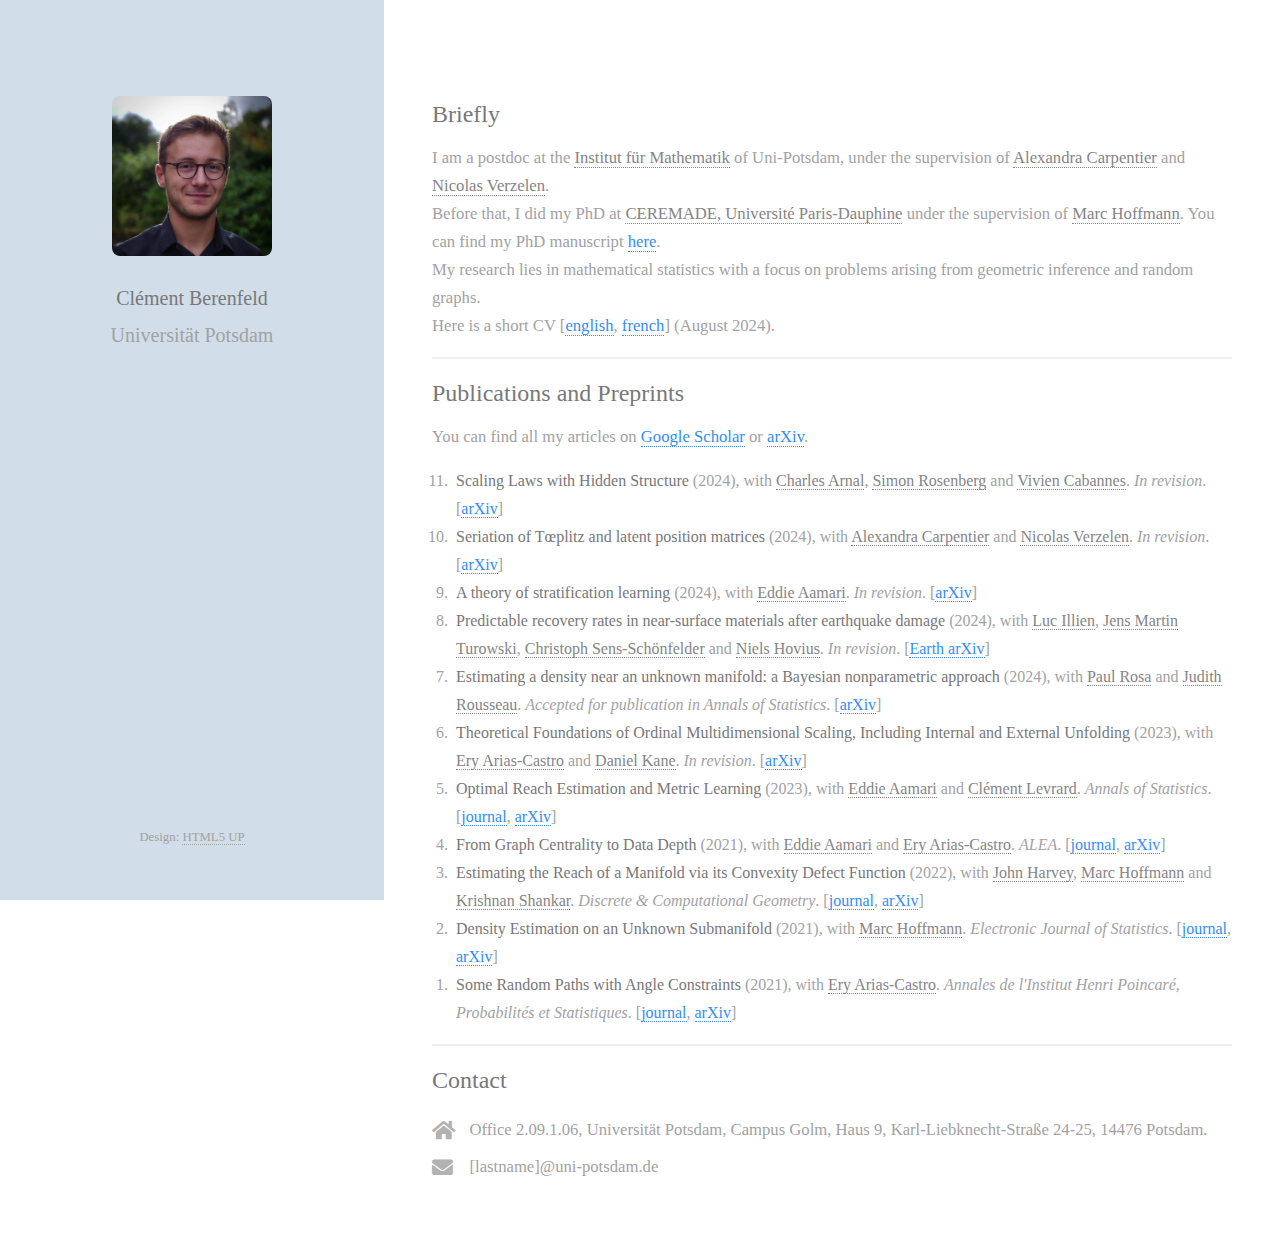
<file: index.html>
<!DOCTYPE HTML>
<!--
	Strata by HTML5 UP
	html5up.net | @ajlkn
	Free for personal and commercial use under the CCA 3.0 license (html5up.net/license)
-->
<html>
	<head>
		<title>Clément Berenfeld - UP</title>
		<meta charset="utf-8" />
		<meta name="viewport" content="width=device-width, initial-scale=1, user-scalable=no" />
		<link rel="stylesheet" href="assets/css/main.css" />
	</head>
	<body class="is-preload">

		<!-- Header -->
			<header id="header">
				<div class="inner">
					<a href="#" class="image avatar"><img src="images/photo_cv_square.jpg" alt="" /></a>
					<h1><span style="color: #787878">Clément Berenfeld</span>
					</h1>
					<h2>
					<span style="color: #a2a2a2; font-size:15pt">
					Universität Potsdam </span>
					</h2>
				</div>
			</header>

		<!-- Main -->
			<div id="main">

				<!-- One -->
					<section id="one">
						<!-- <header class="major"> -->
							<h2>Briefly</h2>
						</header>
						<p>
						I am a postdoc at the <a href="https://www.math.uni-potsdam.de/", target="_blank">Institut für Mathematik</a> of Uni-Potsdam, under the supervision of <a href="https://sites.google.com/site/alexandracarpentierresearch/", target="_blank">Alexandra Carpentier</a> and <a href="https://verzelen.montpellier.inrae.fr/", target="_blank">Nicolas Verzelen</a>.
						<br/>
						Before that, I did my PhD at <a href="https://www.ceremade.dauphine.fr/", target="_blank">CEREMADE, Université Paris-Dauphine</a> under the supervision of <a href="https://www.ceremade.dauphine.fr/~hoffmann/", target="_blank">Marc Hoffmann</a>. You can find my PhD manuscript <a href = "https://theses.hal.science/tel-03829573", target = "_blank", style = 'color: #358df2'>here</a>.
						<br/>
						My research lies in mathematical statistics with a focus on problems arising from geometric inference and random graphs. <br/>
						Here is a short CV [<a href="cv_berenfeld_en.pdf", target="_blank", style = 'color: #358df2'>english</a>, <a href="cv_berenfeld_fr.pdf", target="_blank", style = 'color: #358df2'>french</a>] (August 2024).
										
						</p>
					</section>

				<!-- Two -->
					<section id="two">
						<h2>Publications and Preprints</h2>
						<p>You can find all my articles on <a href = "https://scholar.google.com/citations?user=ofL30VMAAAAJ&hl=fr&oi=ao", target="_blank", style = 'color: #358df2'>
						Google Scholar</a> or <a href = "https://arxiv.org/search/?query=Cl%C3%A9ment+Berenfeld&searchtype=all&source=header", target="_blank", style = 'color: #358df2'>arXiv</a>. 
						<ol reversed>
								<li> <strong>Scaling Laws with Hidden Structure</strong>
								(2024), with <a href = "https://charlesarnal.github.io/", target="_blank">Charles Arnal</a>, <a href = "https://simonrosenberg.fr", target="_blank">Simon Rosenberg</a> and <a href = "https://viviencabannes.github.io/", target="_blank">Vivien Cabannes</a>. <em>In revision</em>. [<a href = "https://arxiv.org/abs/2411.01375", target="_blank", style = 'color: #358df2'>arXiv</a>]
								<li> <strong>Seriation of Tœplitz and latent position matrices</strong>
								(2024), with <a href = "https://sites.google.com/site/alexandracarpentierresearch/", target="_blank">Alexandra Carpentier</a> and <a href = "http://verzelen.montpellier.inrae.fr/", target="_blank">Nicolas Verzelen</a>. <em>In revision</em>. [<a href = "https://arxiv.org/abs/2408.10004", target="_blank", style = 'color: #358df2'>arXiv</a>]
								</li>
								<li> <strong>A theory of stratification learning</strong>
								(2024), with <a href = "https://www.math.ens.psl.eu/~eaamari/", target="_blank">Eddie Aamari</a>. <em>In revision</em>. [<a href = "https://arxiv.org/abs/2405.20066", target="_blank", style = 'color: #358df2'>arXiv</a>]
								</li>
								<li> <strong>Predictable recovery rates in near-surface materials after earthquake damage</strong>
								(2024), with <a href = "https://lucillien7.wordpress.com/", target="_blank">Luc Illien</a>, <a href = "https://scholar.google.de/citations?user=uvt0SSQAAAAJ&hl=en", target="_blank">Jens Martin Turowski</a>, <a href = "https://www.gfz-potsdam.de/en/staff/christoph.sens-schoenfelder", target="_blank">Christoph Sens-Schönfelder</a> and <a href = "https://www.gfz-potsdam.de/en/staff/niels.hovius", target="_blank">Niels Hovius</a>. <em>In revision</em>. [<a href = "https://eartharxiv.org/repository/view/7171/", target="_blank", style = 'color: #358df2'>Earth arXiv</a>]
								</li>
								<li> <strong>Estimating a density near an unknown manifold: a Bayesian nonparametric approach</strong>
								(2024), with <a href = "https://www.linkedin.com/in/paul-rosa-08bbb9146", target="_blank">Paul Rosa</a> and <a href = "https://www.stats.ox.ac.uk/~rousseau/", target="_blank">Judith Rousseau</a>. <em>Accepted for publication in Annals of Statistics</em>. [<a href = "https://arxiv.org/abs/2205.15717", target="_blank", style = 'color: #358df2'>arXiv</a>]
								</li>
								<li> <strong>Theoretical Foundations of Ordinal Multidimensional Scaling, Including Internal and External Unfolding</strong>
								(2023), with <a href = "https://mathweb.ucsd.edu/~eariasca/", target="_blank">Ery Arias-Castro</a> and <a href = "https://cseweb.ucsd.edu/~dakane/", target="_blank">Daniel Kane</a>. <em>In revision</em>. [<a href = "https://arxiv.org/abs/2310.00211", target="_blank", style = 'color: #358df2'>arXiv</a>]
								</li>
								<li> <strong>Optimal Reach Estimation and Metric Learning</strong>
								(2023), with <a href = "https://www.math.ens.psl.eu/~eaamari/", target="_blank">Eddie Aamari</a> and <a href = "http://www.normalesup.org/~levrard/", target="_blank">Clément Levrard</a>. <em>Annals of Statistics</em>. [<a href = "https://projecteuclid.org/journals/annals-of-statistics/volume-51/issue-3/Optimal-reach-estimation-and-metric-learning/10.1214/23-AOS2281.short", target="_blank", style = 'color: #358df2'>journal</a>, <a href = "https://arxiv.org/abs/2207.06074", target="_blank", style = 'color: #358df2'>arXiv</a>]
								</li>
								<li> <strong>From Graph Centrality to Data Depth</strong>
								(2021), with <a href = "https://www.math.ens.psl.eu/~eaamari/", target="_blank">Eddie Aamari</a> and <a href = "https://mathweb.ucsd.edu/~eariasca/", target="_blank">Ery Arias-Castro</a>. <em>ALEA</em>. [<a href = "https://alea.impa.br/articles/v21/21-39.pdf", target="_blank", style = 'color: #358df2'>journal</a>, <a href = "https://arxiv.org/abs/2105.03122", target="_blank", style = 'color: #358df2'>arXiv</a>]
								</li>
								<li> <strong>Estimating the Reach of a Manifold via its Convexity Defect Function</strong>
								(2022), with <a href = "https://sites.google.com/view/johnharvey", target="_blank">John Harvey</a>, <a href = "https://www.ceremade.dauphine.fr/~hoffmann/", target="_blank">Marc Hoffmann</a> and <a href = "https://math.ou.edu/~shankar/",target="_blank" >Krishnan Shankar</a>. <em>Discrete & Computational Geometry</em>. [<a href ="https://link.springer.com/article/10.1007/s00454-021-00290-8", target ="_blank", style = 'color: #358df2'>journal</a>, <a href = "http://128.84.4.34/abs/2001.08006", target="_blank", style = 'color: #358df2'>arXiv</a>]
								</li>
								<li> <strong>Density Estimation on an Unknown Submanifold</strong>
								(2021), with <a href = "https://www.ceremade.dauphine.fr/~hoffmann/", target="_blank">Marc Hoffmann</a>. <em>Electronic Journal of Statistics</em>. [<a href ="https://projecteuclid.org/journals/electronic-journal-of-statistics/volume-15/issue-1/Density-estimation-on-an-unknown-submanifold/10.1214/21-EJS1826.full", target="_blank", style = 'color: #358df2'>journal</a>, <a href = "https://arxiv.org/abs/1910.08477", target="_blank", style = 'color: #358df2'>arXiv</a>]
								</li>
								<li> <strong>Some Random Paths with Angle Constraints</strong>
								(2021), with <a href = "https://mathweb.ucsd.edu/~eariasca/", target="_blank">Ery Arias-Castro</a>. <em>Annales de l'Institut Henri Poincaré, Probabilités et Statistiques</em>. [<a href ="https://projecteuclid.org/journals/annales-de-linstitut-henri-poincare-probabilites-et-statistiques/volume-57/issue-1/Some-random-paths-with-angle-constraints/10.1214/20-AIHP1073.short",  target="_blank", style = 'color: #358df2'>journal</a>, <a href = "https://arxiv.org/abs/1811.01101", target="_blank", style = 'color: #358df2'>arXiv</a>]
								</li>
							</ol>
						</p>
					</section>

				<!-- Three -->
					<section id="three">
						<h2>Contact</h2>
						<p>
						<ul class="labeled-icons">
							<li>
								<h3 class="icon solid fa-home"><span class="label">Address</span></h3>
								 Office 2.09.1.06, Universität Potsdam, Campus Golm, Haus 9, Karl-Liebknecht-Straße 24-25, 14476 Potsdam.
							</li>
							<li>
								<h3 class="icon solid fa-envelope"><span class="label">Email</span></h3>
										[lastname]@uni-potsdam.de</a>
							</li>
						</ul>
					</p>
					</section>

				<!-- Four -->
				<!--
					<section id="four">
						<h2>Elements</h2>

						<section>
							<h4>Text</h4>
							<p>This is <b>bold</b> and this is <strong>strong</strong>. This is <i>italic</i> and this is <em>emphasized</em>.
							This is <sup>superscript</sup> text and this is <sub>subscript</sub> text.
							This is <u>underlined</u> and this is code: <code>for (;;) { ... }</code>. Finally, <a href="#">this is a link</a>.</p>
							<hr />
							<header>
								<h4>Heading with a Subtitle</h4>
								<p>Lorem ipsum dolor sit amet nullam id egestas urna aliquam</p>
							</header>
							<p>Nunc lacinia ante nunc ac lobortis. Interdum adipiscing gravida odio porttitor sem non mi integer non faucibus ornare mi ut ante amet placerat aliquet. Volutpat eu sed ante lacinia sapien lorem accumsan varius montes viverra nibh in adipiscing blandit tempus accumsan.</p>
							<header>
								<h5>Heading with a Subtitle</h5>
								<p>Lorem ipsum dolor sit amet nullam id egestas urna aliquam</p>
							</header>
							<p>Nunc lacinia ante nunc ac lobortis. Interdum adipiscing gravida odio porttitor sem non mi integer non faucibus ornare mi ut ante amet placerat aliquet. Volutpat eu sed ante lacinia sapien lorem accumsan varius montes viverra nibh in adipiscing blandit tempus accumsan.</p>
							<hr />
							<h2>Heading Level 2</h2>
							<h3>Heading Level 3</h3>
							<h4>Heading Level 4</h4>
							<h5>Heading Level 5</h5>
							<h6>Heading Level 6</h6>
							<hr />
							<h5>Blockquote</h5>
							<blockquote>Fringilla nisl. Donec accumsan interdum nisi, quis tincidunt felis sagittis eget tempus euismod. Vestibulum ante ipsum primis in faucibus vestibulum. Blandit adipiscing eu felis iaculis volutpat ac adipiscing accumsan faucibus. Vestibulum ante ipsum primis in faucibus lorem ipsum dolor sit amet nullam adipiscing eu felis.</blockquote>
							<h5>Preformatted</h5>
							<pre><code>i = 0;

while (!deck.isInOrder()) {
print 'Iteration ' + i;
deck.shuffle();
i++;
}

print 'It took ' + i + ' iterations to sort the deck.';</code></pre>
						</section>

						<section>
							<h4>Lists</h4>
							<div class="row">
								<div class="col-6 col-12-xsmall">
									<h5>Unordered</h5>
									<ul>
										<li>Dolor pulvinar etiam magna etiam.</li>
										<li>Sagittis adipiscing lorem eleifend.</li>
										<li>Felis enim feugiat dolore viverra.</li>
									</ul>
									<h5>Alternate</h5>
									<ul class="alt">
										<li>Dolor pulvinar etiam magna etiam.</li>
										<li>Sagittis adipiscing lorem eleifend.</li>
										<li>Felis enim feugiat dolore viverra.</li>
									</ul>
								</div>
								<div class="col-6 col-12-xsmall">
									<h5>Ordered</h5>
									<ol>
										<li>Dolor pulvinar etiam magna etiam.</li>
										<li>Etiam vel felis at lorem sed viverra.</li>
										<li>Felis enim feugiat dolore viverra.</li>
										<li>Dolor pulvinar etiam magna etiam.</li>
										<li>Etiam vel felis at lorem sed viverra.</li>
										<li>Felis enim feugiat dolore viverra.</li>
									</ol>
									<h5>Icons</h5>
									<ul class="icons">
										<li><a href="#" class="icon brands fa-twitter"><span class="label">Twitter</span></a></li>
										<li><a href="#" class="icon brands fa-facebook-f"><span class="label">Facebook</span></a></li>
										<li><a href="#" class="icon brands fa-instagram"><span class="label">Instagram</span></a></li>
										<li><a href="#" class="icon brands fa-github"><span class="label">Github</span></a></li>
										<li><a href="#" class="icon brands fa-dribbble"><span class="label">Dribbble</span></a></li>
										<li><a href="#" class="icon brands fa-tumblr"><span class="label">Tumblr</span></a></li>
									</ul>
								</div>
							</div>
							<h5>Actions</h5>
							<ul class="actions">
								<li><a href="#" class="button primary">Default</a></li>
								<li><a href="#" class="button">Default</a></li>
							</ul>
							<ul class="actions small">
								<li><a href="#" class="button primary small">Small</a></li>
								<li><a href="#" class="button small">Small</a></li>
							</ul>
							<div class="row">
								<div class="col-6 col-12-small">
									<ul class="actions stacked">
										<li><a href="#" class="button primary">Default</a></li>
										<li><a href="#" class="button">Default</a></li>
									</ul>
								</div>
								<div class="col-6 col-12-small">
									<ul class="actions stacked">
										<li><a href="#" class="button primary small">Small</a></li>
										<li><a href="#" class="button small">Small</a></li>
									</ul>
								</div>
								<div class="col-6 col-12-small">
									<ul class="actions stacked">
										<li><a href="#" class="button primary fit">Default</a></li>
										<li><a href="#" class="button fit">Default</a></li>
									</ul>
								</div>
								<div class="col-6 col-12-small">
									<ul class="actions stacked">
										<li><a href="#" class="button primary small fit">Small</a></li>
										<li><a href="#" class="button small fit">Small</a></li>
									</ul>
								</div>
							</div>
						</section>

						<section>
							<h4>Table</h4>
							<h5>Default</h5>
							<div class="table-wrapper">
								<table>
									<thead>
										<tr>
											<th>Name</th>
											<th>Description</th>
											<th>Price</th>
										</tr>
									</thead>
									<tbody>
										<tr>
											<td>Item One</td>
											<td>Ante turpis integer aliquet porttitor.</td>
											<td>29.99</td>
										</tr>
										<tr>
											<td>Item Two</td>
											<td>Vis ac commodo adipiscing arcu aliquet.</td>
											<td>19.99</td>
										</tr>
										<tr>
											<td>Item Three</td>
											<td> Morbi faucibus arcu accumsan lorem.</td>
											<td>29.99</td>
										</tr>
										<tr>
											<td>Item Four</td>
											<td>Vitae integer tempus condimentum.</td>
											<td>19.99</td>
										</tr>
										<tr>
											<td>Item Five</td>
											<td>Ante turpis integer aliquet porttitor.</td>
											<td>29.99</td>
										</tr>
									</tbody>
									<tfoot>
										<tr>
											<td colspan="2"></td>
											<td>100.00</td>
										</tr>
									</tfoot>
								</table>
							</div>

							<h5>Alternate</h5>
							<div class="table-wrapper">
								<table class="alt">
									<thead>
										<tr>
											<th>Name</th>
											<th>Description</th>
											<th>Price</th>
										</tr>
									</thead>
									<tbody>
										<tr>
											<td>Item One</td>
											<td>Ante turpis integer aliquet porttitor.</td>
											<td>29.99</td>
										</tr>
										<tr>
											<td>Item Two</td>
											<td>Vis ac commodo adipiscing arcu aliquet.</td>
											<td>19.99</td>
										</tr>
										<tr>
											<td>Item Three</td>
											<td> Morbi faucibus arcu accumsan lorem.</td>
											<td>29.99</td>
										</tr>
										<tr>
											<td>Item Four</td>
											<td>Vitae integer tempus condimentum.</td>
											<td>19.99</td>
										</tr>
										<tr>
											<td>Item Five</td>
											<td>Ante turpis integer aliquet porttitor.</td>
											<td>29.99</td>
										</tr>
									</tbody>
									<tfoot>
										<tr>
											<td colspan="2"></td>
											<td>100.00</td>
										</tr>
									</tfoot>
								</table>
							</div>
						</section>

						<section>
							<h4>Buttons</h4>
							<ul class="actions">
								<li><a href="#" class="button primary">Primary</a></li>
								<li><a href="#" class="button">Default</a></li>
							</ul>
							<ul class="actions">
								<li><a href="#" class="button large">Large</a></li>
								<li><a href="#" class="button">Default</a></li>
								<li><a href="#" class="button small">Small</a></li>
							</ul>
							<ul class="actions fit">
								<li><a href="#" class="button primary fit">Fit</a></li>
								<li><a href="#" class="button fit">Fit</a></li>
							</ul>
							<ul class="actions fit small">
								<li><a href="#" class="button primary fit small">Fit + Small</a></li>
								<li><a href="#" class="button fit small">Fit + Small</a></li>
							</ul>
							<ul class="actions">
								<li><a href="#" class="button primary icon solid fa-download">Icon</a></li>
								<li><a href="#" class="button icon solid fa-download">Icon</a></li>
							</ul>
							<ul class="actions">
								<li><span class="button primary disabled">Primary</span></li>
								<li><span class="button disabled">Default</span></li>
							</ul>
						</section>

						<section>
							<h4>Form</h4>
							<form method="post" action="#">
								<div class="row gtr-uniform gtr-50">
									<div class="col-6 col-12-xsmall">
										<input type="text" name="demo-name" id="demo-name" value="" placeholder="Name" />
									</div>
									<div class="col-6 col-12-xsmall">
										<input type="email" name="demo-email" id="demo-email" value="" placeholder="Email" />
									</div>
									<div class="col-12">
										<select name="demo-category" id="demo-category">
											<option value="">- Category -</option>
											<option value="1">Manufacturing</option>
											<option value="1">Shipping</option>
											<option value="1">Administration</option>
											<option value="1">Human Resources</option>
										</select>
									</div>
									<div class="col-4 col-12-small">
										<input type="radio" id="demo-priority-low" name="demo-priority" checked>
										<label for="demo-priority-low">Low Priority</label>
									</div>
									<div class="col-4 col-12-small">
										<input type="radio" id="demo-priority-normal" name="demo-priority">
										<label for="demo-priority-normal">Normal Priority</label>
									</div>
									<div class="col-4 col-12-small">
										<input type="radio" id="demo-priority-high" name="demo-priority">
										<label for="demo-priority-high">High Priority</label>
									</div>
									<div class="col-6 col-12-small">
										<input type="checkbox" id="demo-copy" name="demo-copy">
										<label for="demo-copy">Email me a copy of this message</label>
									</div>
									<div class="col-6 col-12-small">
										<input type="checkbox" id="demo-human" name="demo-human" checked>
										<label for="demo-human">I am a human and not a robot</label>
									</div>
									<div class="col-12">
										<textarea name="demo-message" id="demo-message" placeholder="Enter your message" rows="6"></textarea>
									</div>
									<div class="col-12">
										<ul class="actions">
											<li><input type="submit" value="Send Message" class="primary" /></li>
											<li><input type="reset" value="Reset" /></li>
										</ul>
									</div>
								</div>
							</form>
						</section>

						<section>
							<h4>Image</h4>
							<h5>Fit</h5>
							<div class="box alt">
								<div class="row gtr-50 gtr-uniform">
									<div class="col-12"><span class="image fit"><img src="images/fulls/05.jpg" alt="" /></span></div>
									<div class="col-4"><span class="image fit"><img src="images/thumbs/01.jpg" alt="" /></span></div>
									<div class="col-4"><span class="image fit"><img src="images/thumbs/02.jpg" alt="" /></span></div>
									<div class="col-4"><span class="image fit"><img src="images/thumbs/03.jpg" alt="" /></span></div>
									<div class="col-4"><span class="image fit"><img src="images/thumbs/04.jpg" alt="" /></span></div>
									<div class="col-4"><span class="image fit"><img src="images/thumbs/05.jpg" alt="" /></span></div>
									<div class="col-4"><span class="image fit"><img src="images/thumbs/06.jpg" alt="" /></span></div>
									<div class="col-4"><span class="image fit"><img src="images/thumbs/03.jpg" alt="" /></span></div>
									<div class="col-4"><span class="image fit"><img src="images/thumbs/02.jpg" alt="" /></span></div>
									<div class="col-4"><span class="image fit"><img src="images/thumbs/01.jpg" alt="" /></span></div>
								</div>
							</div>
							<h5>Left &amp; Right</h5>
							<p><span class="image left"><img src="images/avatar.jpg" alt="" /></span>Fringilla nisl. Donec accumsan interdum nisi, quis tincidunt felis sagittis eget. tempus euismod. Vestibulum ante ipsum primis in faucibus vestibulum. Blandit adipiscing eu felis iaculis volutpat ac adipiscing accumsan eu faucibus. Integer ac pellentesque praesent tincidunt felis sagittis eget. tempus euismod. Vestibulum ante ipsum primis in faucibus vestibulum. Blandit adipiscing eu felis iaculis volutpat ac adipiscing accumsan eu faucibus. Integer ac pellentesque praesent. Donec accumsan interdum nisi, quis tincidunt felis sagittis eget. tempus euismod. Vestibulum ante ipsum primis in faucibus vestibulum. Blandit adipiscing eu felis iaculis volutpat ac adipiscing accumsan eu faucibus. Integer ac pellentesque praesent tincidunt felis sagittis eget. tempus euismod. Vestibulum ante ipsum primis in faucibus vestibulum. Blandit adipiscing eu felis iaculis volutpat ac adipiscing accumsan eu faucibus. Integer ac pellentesque praesent.</p>
							<p><span class="image right"><img src="images/avatar.jpg" alt="" /></span>Fringilla nisl. Donec accumsan interdum nisi, quis tincidunt felis sagittis eget. tempus euismod. Vestibulum ante ipsum primis in faucibus vestibulum. Blandit adipiscing eu felis iaculis volutpat ac adipiscing accumsan eu faucibus. Integer ac pellentesque praesent tincidunt felis sagittis eget. tempus euismod. Vestibulum ante ipsum primis in faucibus vestibulum. Blandit adipiscing eu felis iaculis volutpat ac adipiscing accumsan eu faucibus. Integer ac pellentesque praesent. Donec accumsan interdum nisi, quis tincidunt felis sagittis eget. tempus euismod. Vestibulum ante ipsum primis in faucibus vestibulum. Blandit adipiscing eu felis iaculis volutpat ac adipiscing accumsan eu faucibus. Integer ac pellentesque praesent tincidunt felis sagittis eget. tempus euismod. Vestibulum ante ipsum primis in faucibus vestibulum. Blandit adipiscing eu felis iaculis volutpat ac adipiscing accumsan eu faucibus. Integer ac pellentesque praesent.</p>
						</section>

					</section>
				-->

			</div>

		<!-- Footer -->
			<footer id="footer">
				<div class="inner">
<!-- 					<ul class="icons">
						<li><a href="#" class="icon brands fa-twitter"><span class="label">Twitter</span></a></li>
						<li><a href="#" class="icon brands fa-github"><span class="label">Github</span></a></li>
						<li><a href="#" class="icon brands fa-dribbble"><span class="label">Dribbble</span></a></li>
						<li><a href="#" class="icon solid fa-envelope"><span class="label">Email</span></a></li>
					</ul> -->
					<ul class="copyright", style="color: #a2a2a2">
						<li> Design: <a href="http://html5up.net">HTML5 UP</a></li>
					</ul>
				</div>
			</footer>

		<!-- Scripts -->
			<script src="assets/js/jquery.min.js"></script>
			<script src="assets/js/jquery.poptrox.min.js"></script>
			<script src="assets/js/browser.min.js"></script>
			<script src="assets/js/breakpoints.min.js"></script>
			<script src="assets/js/util.js"></script>
			<script src="assets/js/main.js"></script>

	</body>
</html>
</file>
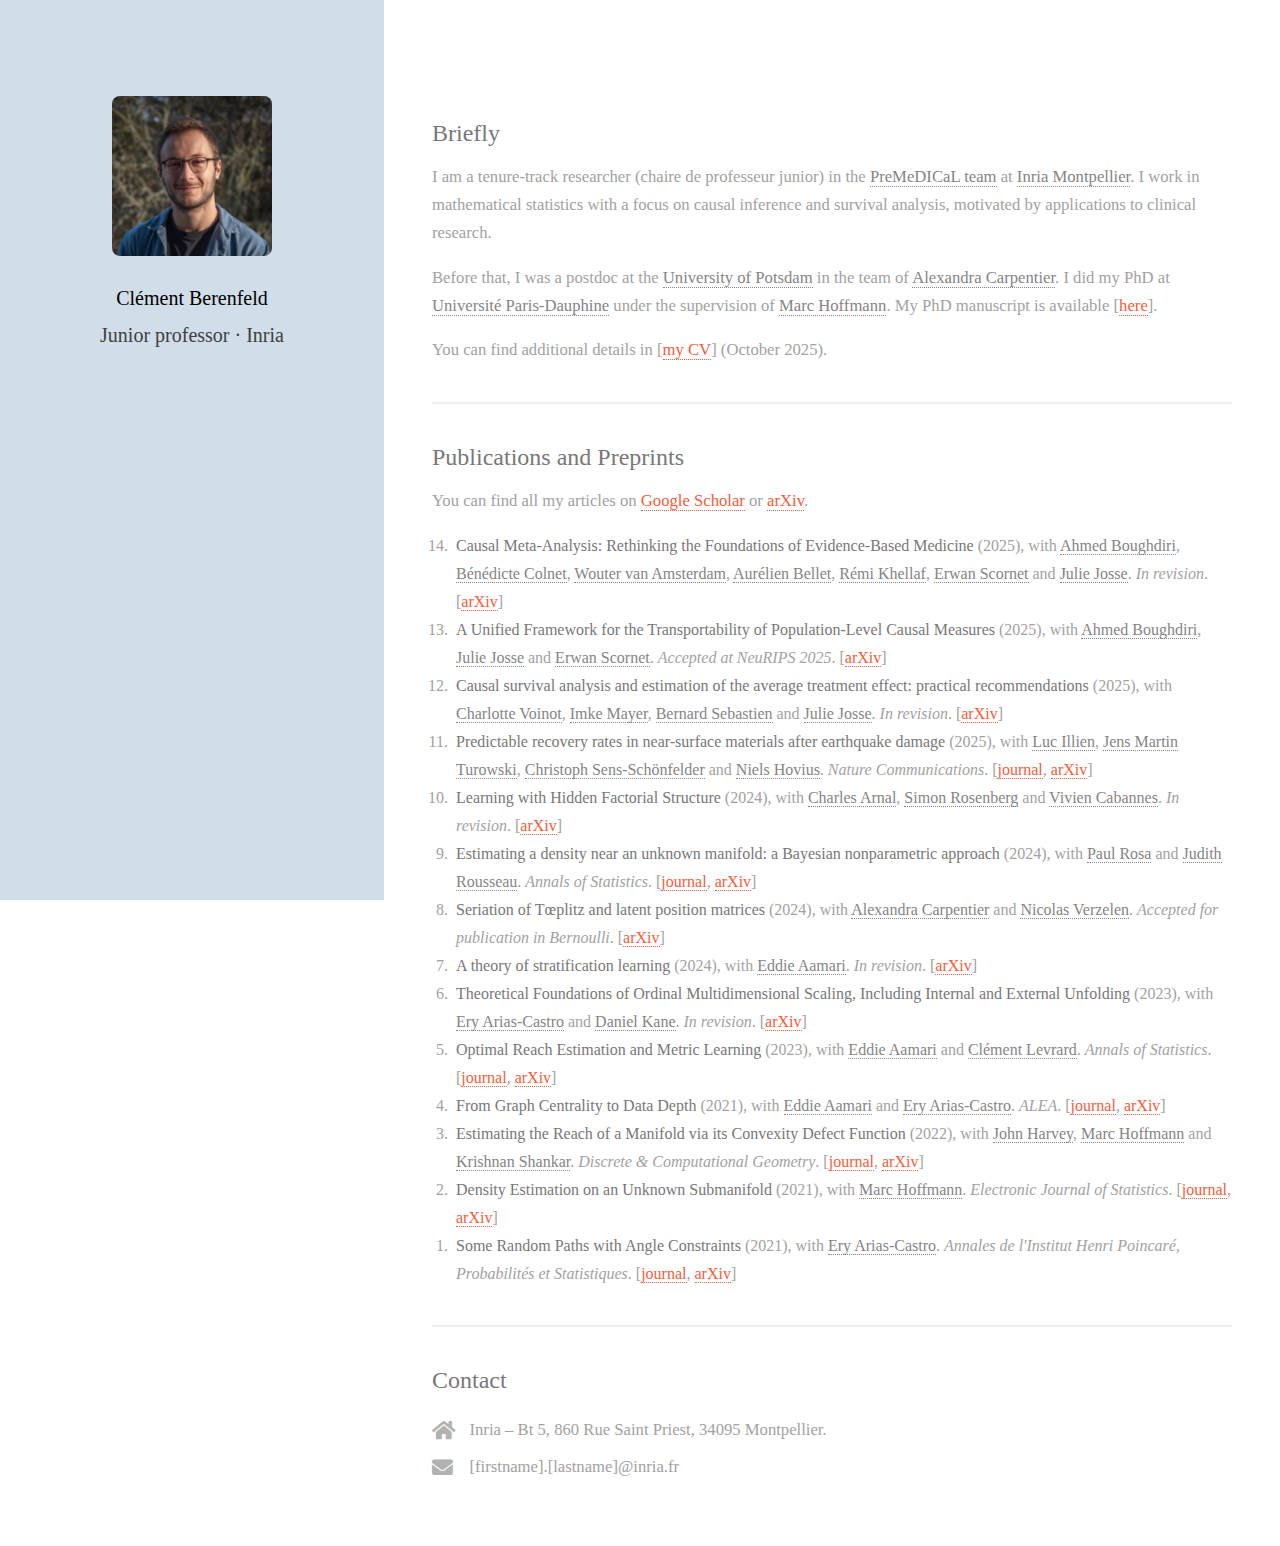
<file: index_back_up.html>
<!DOCTYPE HTML>
<!--
	Strata by HTML5 UP
	html5up.net | @ajlkn
	Free for personal and commercial use under the CCA 3.0 license (html5up.net/license)
-->
<html>

<head>
	<title>Clément Berenfeld - Inria</title>
	<meta charset="utf-8" />
	<meta name="viewport" content="width=device-width, initial-scale=1, user-scalable=no" />
	<link rel="stylesheet" href="assets/css/main.css" />
	<link rel="apple-touch-icon" sizes="180x180" href="apple-touch-icon.png">
	<link rel="icon" type="image/png" sizes="32x32" href="favicon-32x32.png">
	<link rel="icon" type="image/png" sizes="16x16" href="favicon-16x16.png">
	<link rel="manifest" href="site.webmanifest">
</head>

<body class="is-preload">

	<!-- Header -->
	<header id="header">
		<div class="inner">
			<a href="#" class="image avatar"><img src="images/retouches_square.jpg" alt="" /></a>
			<h1><span style="color: #000000">Clément Berenfeld</span>
			</h1>
			<h2>
				<span style="color: #3e3e3e; font-size:15pt">
					Junior professor · Inria</span>
			</h2>
		</div>
	</header>

	<!-- Main -->
	<div id="main">

		<!-- One -->
		<section id="one">
			<!-- <header class="major"> -->
			<h2 style="margin-top:0.5cm;">Briefly</h2>
			</header>
			<p>
				I am a tenure-track researcher (chaire de professeur junior) in the <a
					href="https://team.inria.fr/premedical/" , target="_blank">PreMeDICaL team</a> at <a
					href="https://www.inria.fr/fr/antenne-inria-de-luniversite-de-montpellier" , target="_blank">Inria Montpellier</a>.
				I work in mathematical statistics with a focus on causal inference and survival analysis, motivated by applications to clinical research. </p>

			<p> Before that, I was a postdoc at the <a href="https://www.math.uni-potsdam.de/" ,
					target="_blank">University of Potsdam</a> in the team of <a
					href="https://sites.google.com/site/alexandracarpentierresearch/" , target="_blank">Alexandra
					Carpentier</a>.
				I did my PhD at <a href="https://www.ceremade.dauphine.fr/" , target="_blank">Université
					Paris-Dauphine</a> under the supervision of <a href="https://www.ceremade.dauphine.fr/~hoffmann/" ,
					target="_blank">Marc Hoffmann</a>. My PhD manuscript is available [<a
					href="https://theses.hal.science/tel-03829573" , target="_blank" , style='color: #f55d3b'>here</a>].
			</p>

			<p style="margin-bottom:1cm;">
				You can find additional details in [<a href="cv_berenfeld_en.pdf" , target="_blank" ,
					style='color: #f55d3b'>my CV</a>] (October 2025).
			</p>
		</section>

		<!-- Two -->
		<section id="two">
			<h2 style="margin-top:0.5cm;">Publications and Preprints</h2>
			<p>You can find all my articles on <a
					href="https://scholar.google.com/citations?user=ofL30VMAAAAJ&hl=fr&oi=ao" , target="_blank" ,
					style='color: #f55d3b'>
					Google Scholar</a> or <a
					href="https://arxiv.org/search/?query=Cl%C3%A9ment+Berenfeld&searchtype=all&source=header" ,
					target="_blank" , style='color: #f55d3b'>arXiv</a>.
			<ol reversed style="margin-bottom:1cm;">


				<li> <strong>Causal Meta-Analysis: Rethinking the Foundations of Evidence-Based Medicine</strong>
					(2025), with <a href="https://boughdiriahmed.github.io/" , target="_blank">Ahmed Boughdiri</a>, 
					<a href="https://benedictecolnet.github.io/" , target="_blank">Bénédicte Colnet</a>,
					<a href="https://wvanamsterdam.com/" , target="_blank">Wouter van Amsterdam</a>,
					<a href="https://researchers.lille.inria.fr/abellet/" , target="_blank">Aurélien Bellet</a>,
					<a href="https://remikhellaf.github.io/" , target="_blank">Rémi Khellaf</a>,
					 <a href="https://erwanscornet.github.io/" ,
						target="_blank">Erwan Scornet</a> and <a href="https://juliejosse.com/" ,
						target="_blank">Julie Josse</a>. <em>In revision</em>. [<a
						href="https://arxiv.org/abs/2505.20168" , target="_blank" , style='color: #f55d3b'>arXiv</a>]
				</li>

				<li> <strong>A Unified Framework for the Transportability of Population-Level Causal Measures</strong>
					(2025), with <a href="https://boughdiriahmed.github.io/" , target="_blank">Ahmed Boughdiri</a>, <a href="https://juliejosse.com/" ,
						target="_blank">Julie Josse</a> and <a href="https://erwanscornet.github.io/" ,
						target="_blank">Erwan Scornet</a>. <em>Accepted at NeuRIPS 2025</em>. [<a
						href="https://arxiv.org/abs/2505.13104" , target="_blank" , style='color: #f55d3b'>arXiv</a>]
				</li>

				<li> <strong>Causal survival analysis and estimation of the average treatment effect: practical
						recommendations</strong>
					(2025), with <a href="https://chvoinot.github.io/" , target="_blank">Charlotte Voinot</a>, <a
						href="https://scholar.google.com/citations?user=Cy-jx6QAAAAJ&hl=fr" , target="_blank">Imke
						Mayer</a>, <a href="https://fr.linkedin.com/in/bernard-sebastien-b355a250" ,
						target="_blank">Bernard Sebastien</a> and <a href="https://juliejosse.com/" ,
						target="_blank">Julie Josse</a>. <em>In revision</em>. [<a
						href="https://arxiv.org/pdf/2501.05836" , target="_blank" , style='color: #f55d3b'>arXiv</a>]
				</li>
				<li> <strong>Predictable recovery rates in near-surface materials after earthquake damage</strong>
					(2025), with <a href="https://lucillien7.wordpress.com/" , target="_blank">Luc Illien</a>, <a
						href="https://scholar.google.de/citations?user=uvt0SSQAAAAJ&hl=en" , target="_blank">Jens Martin
						Turowski</a>, <a href="https://www.gfz-potsdam.de/en/staff/christoph.sens-schoenfelder" ,
						target="_blank">Christoph Sens-Schönfelder</a> and <a
						href="https://www.gfz-potsdam.de/en/staff/niels.hovius" , target="_blank">Niels Hovius</a>.
					<em>Nature Communications</em>. [<a href="https://www.nature.com/articles/s41467-025-57151-8" ,
						target="_blank" , style='color: #f55d3b'>journal</a>, <a
						href="https://eartharxiv.org/repository/view/7171/" , target="_blank" ,
						style='color: #f55d3b'>arXiv</a>]
				</li>
				<li> <strong>Learning with Hidden Factorial Structure</strong>
					(2024), with <a href="https://charlesarnal.github.io/" , target="_blank">Charles Arnal</a>, <a
						href="https://simonrosenberg.fr" , target="_blank">Simon Rosenberg</a> and <a
						href="https://viviencabannes.github.io/" , target="_blank">Vivien Cabannes</a>. <em>In
						revision</em>. [<a href="https://arxiv.org/abs/2411.01375" , target="_blank" ,
						style='color: #f55d3b'>arXiv</a>]
				</li>
				<li> <strong>Estimating a density near an unknown manifold: a Bayesian nonparametric approach</strong>
					(2024), with <a href="https://paulrosa.owlstown.net/" , target="_blank">Paul Rosa</a> and <a
						href="https://www.stats.ox.ac.uk/~rousseau/" , target="_blank">Judith Rousseau</a>. <em>Annals
						of Statistics</em>. [<a
						href="https://projecteuclid.org/journals/annals-of-statistics/volume-52/issue-5/Estimating-a-density-near-an-unknown-manifold--A-Bayesian/10.1214/24-AOS2423.short"
						, target="_blank" , style='color: #f55d3b'>journal</a>, <a
						href="https://arxiv.org/abs/2205.15717" , target="_blank" , style='color: #f55d3b'>arXiv</a>]
				</li>
				<li> <strong>Seriation of Tœplitz and latent position matrices</strong>
					(2024), with <a href="https://sites.google.com/site/alexandracarpentierresearch/" ,
						target="_blank">Alexandra Carpentier</a> and <a href="http://verzelen.montpellier.inrae.fr/" ,
						target="_blank">Nicolas Verzelen</a>. <em>Accepted for publication in Bernoulli</em>. [<a
						href="https://arxiv.org/abs/2408.10004" , target="_blank" , style='color: #f55d3b'>arXiv</a>]
				</li>
				<li> <strong>A theory of stratification learning</strong>
					(2024), with <a href="https://www.math.ens.psl.eu/~eaamari/" , target="_blank">Eddie Aamari</a>.
					<em>In revision</em>. [<a href="https://arxiv.org/abs/2405.20066" , target="_blank" ,
						style='color: #f55d3b'>arXiv</a>]
				</li>
				<li> <strong>Theoretical Foundations of Ordinal Multidimensional Scaling, Including Internal and
						External Unfolding</strong>
					(2023), with <a href="https://mathweb.ucsd.edu/~eariasca/" , target="_blank">Ery Arias-Castro</a>
					and <a href="https://cseweb.ucsd.edu/~dakane/" , target="_blank">Daniel Kane</a>. <em>In
						revision</em>. [<a href="https://arxiv.org/abs/2310.00211" , target="_blank" ,
						style='color: #f55d3b'>arXiv</a>]
				</li>
				<li> <strong>Optimal Reach Estimation and Metric Learning</strong>
					(2023), with <a href="https://www.math.ens.psl.eu/~eaamari/" , target="_blank">Eddie Aamari</a> and
					<a href="http://www.normalesup.org/~levrard/" , target="_blank">Clément Levrard</a>. <em>Annals of
						Statistics</em>. [<a
						href="https://projecteuclid.org/journals/annals-of-statistics/volume-51/issue-3/Optimal-reach-estimation-and-metric-learning/10.1214/23-AOS2281.short"
						, target="_blank" , style='color: #f55d3b'>journal</a>, <a
						href="https://arxiv.org/abs/2207.06074" , target="_blank" , style='color: #f55d3b'>arXiv</a>]
				</li>
				<li> <strong>From Graph Centrality to Data Depth</strong>
					(2021), with <a href="https://www.math.ens.psl.eu/~eaamari/" , target="_blank">Eddie Aamari</a> and
					<a href="https://mathweb.ucsd.edu/~eariasca/" , target="_blank">Ery Arias-Castro</a>. <em>ALEA</em>.
					[<a href="https://alea.impa.br/articles/v21/21-39.pdf" , target="_blank" ,
						style='color: #f55d3b'>journal</a>, <a href="https://arxiv.org/abs/2105.03122" , target="_blank"
						, style='color: #f55d3b'>arXiv</a>]
				</li>
				<li> <strong>Estimating the Reach of a Manifold via its Convexity Defect Function</strong>
					(2022), with <a href="https://sites.google.com/view/johnharvey" , target="_blank">John Harvey</a>,
					<a href="https://www.ceremade.dauphine.fr/~hoffmann/" , target="_blank">Marc Hoffmann</a> and <a
						href="https://math.ou.edu/~shankar/" ,target="_blank">Krishnan Shankar</a>. <em>Discrete &
						Computational Geometry</em>. [<a
						href="https://link.springer.com/article/10.1007/s00454-021-00290-8" , target="_blank" ,
						style='color: #f55d3b'>journal</a>, <a href="http://128.84.4.34/abs/2001.08006" ,
						target="_blank" , style='color: #f55d3b'>arXiv</a>]
				</li>
				<li> <strong>Density Estimation on an Unknown Submanifold</strong>
					(2021), with <a href="https://www.ceremade.dauphine.fr/~hoffmann/" , target="_blank">Marc
						Hoffmann</a>. <em>Electronic Journal of Statistics</em>. [<a
						href="https://projecteuclid.org/journals/electronic-journal-of-statistics/volume-15/issue-1/Density-estimation-on-an-unknown-submanifold/10.1214/21-EJS1826.full"
						, target="_blank" , style='color: #f55d3b'>journal</a>, <a
						href="https://arxiv.org/abs/1910.08477" , target="_blank" , style='color: #f55d3b'>arXiv</a>]
				</li>
				<li> <strong>Some Random Paths with Angle Constraints</strong>
					(2021), with <a href="https://mathweb.ucsd.edu/~eariasca/" , target="_blank">Ery Arias-Castro</a>.
					<em>Annales de l'Institut Henri Poincaré, Probabilités et Statistiques</em>. [<a
						href="https://projecteuclid.org/journals/annales-de-linstitut-henri-poincare-probabilites-et-statistiques/volume-57/issue-1/Some-random-paths-with-angle-constraints/10.1214/20-AIHP1073.short"
						, target="_blank" , style='color: #f55d3b'>journal</a>, <a
						href="https://arxiv.org/abs/1811.01101" , target="_blank" , style='color: #f55d3b'>arXiv</a>]
				</li>
			</ol>
			</p>
		</section>

		<!-- Three -->
		<section id="three">
			<h2 style="margin-top:0.5cm;">Contact</h2>
			<p>
			<ul class="labeled-icons">
				<li>
					<h3 class="icon solid fa-home"><span class="label">Address</span></h3>
					Inria – Bt 5, 860 Rue Saint Priest, 34095 Montpellier.
				</li>
				<li>
					<h3 class="icon solid fa-envelope"><span class="label">Email</span></h3>
					[firstname].[lastname]@inria.fr</a>
				</li>
			</ul>
			</p>
		</section>

		<!-- Four -->
		<!--
					<section id="four">
						<h2>Elements</h2>

						<section>
							<h4>Text</h4>
							<p>This is <b>bold</b> and this is <strong>strong</strong>. This is <i>italic</i> and this is <em>emphasized</em>.
							This is <sup>superscript</sup> text and this is <sub>subscript</sub> text.
							This is <u>underlined</u> and this is code: <code>for (;;) { ... }</code>. Finally, <a href="#">this is a link</a>.</p>
							<hr />
							<header>
								<h4>Heading with a Subtitle</h4>
								<p>Lorem ipsum dolor sit amet nullam id egestas urna aliquam</p>
							</header>
							<p>Nunc lacinia ante nunc ac lobortis. Interdum adipiscing gravida odio porttitor sem non mi integer non faucibus ornare mi ut ante amet placerat aliquet. Volutpat eu sed ante lacinia sapien lorem accumsan varius montes viverra nibh in adipiscing blandit tempus accumsan.</p>
							<header>
								<h5>Heading with a Subtitle</h5>
								<p>Lorem ipsum dolor sit amet nullam id egestas urna aliquam</p>
							</header>
							<p>Nunc lacinia ante nunc ac lobortis. Interdum adipiscing gravida odio porttitor sem non mi integer non faucibus ornare mi ut ante amet placerat aliquet. Volutpat eu sed ante lacinia sapien lorem accumsan varius montes viverra nibh in adipiscing blandit tempus accumsan.</p>
							<hr />
							<h2>Heading Level 2</h2>
							<h3>Heading Level 3</h3>
							<h4>Heading Level 4</h4>
							<h5>Heading Level 5</h5>
							<h6>Heading Level 6</h6>
							<hr />
							<h5>Blockquote</h5>
							<blockquote>Fringilla nisl. Donec accumsan interdum nisi, quis tincidunt felis sagittis eget tempus euismod. Vestibulum ante ipsum primis in faucibus vestibulum. Blandit adipiscing eu felis iaculis volutpat ac adipiscing accumsan faucibus. Vestibulum ante ipsum primis in faucibus lorem ipsum dolor sit amet nullam adipiscing eu felis.</blockquote>
							<h5>Preformatted</h5>
							<pre><code>i = 0;

while (!deck.isInOrder()) {
print 'Iteration ' + i;
deck.shuffle();
i++;
}

print 'It took ' + i + ' iterations to sort the deck.';</code></pre>
						</section>

						<section>
							<h4>Lists</h4>
							<div class="row">
								<div class="col-6 col-12-xsmall">
									<h5>Unordered</h5>
									<ul>
										<li>Dolor pulvinar etiam magna etiam.</li>
										<li>Sagittis adipiscing lorem eleifend.</li>
										<li>Felis enim feugiat dolore viverra.</li>
									</ul>
									<h5>Alternate</h5>
									<ul class="alt">
										<li>Dolor pulvinar etiam magna etiam.</li>
										<li>Sagittis adipiscing lorem eleifend.</li>
										<li>Felis enim feugiat dolore viverra.</li>
									</ul>
								</div>
								<div class="col-6 col-12-xsmall">
									<h5>Ordered</h5>
									<ol>
										<li>Dolor pulvinar etiam magna etiam.</li>
										<li>Etiam vel felis at lorem sed viverra.</li>
										<li>Felis enim feugiat dolore viverra.</li>
										<li>Dolor pulvinar etiam magna etiam.</li>
										<li>Etiam vel felis at lorem sed viverra.</li>
										<li>Felis enim feugiat dolore viverra.</li>
									</ol>
									<h5>Icons</h5>
									<ul class="icons">
										<li><a href="#" class="icon brands fa-twitter"><span class="label">Twitter</span></a></li>
										<li><a href="#" class="icon brands fa-facebook-f"><span class="label">Facebook</span></a></li>
										<li><a href="#" class="icon brands fa-instagram"><span class="label">Instagram</span></a></li>
										<li><a href="#" class="icon brands fa-github"><span class="label">Github</span></a></li>
										<li><a href="#" class="icon brands fa-dribbble"><span class="label">Dribbble</span></a></li>
										<li><a href="#" class="icon brands fa-tumblr"><span class="label">Tumblr</span></a></li>
									</ul>
								</div>
							</div>
							<h5>Actions</h5>
							<ul class="actions">
								<li><a href="#" class="button primary">Default</a></li>
								<li><a href="#" class="button">Default</a></li>
							</ul>
							<ul class="actions small">
								<li><a href="#" class="button primary small">Small</a></li>
								<li><a href="#" class="button small">Small</a></li>
							</ul>
							<div class="row">
								<div class="col-6 col-12-small">
									<ul class="actions stacked">
										<li><a href="#" class="button primary">Default</a></li>
										<li><a href="#" class="button">Default</a></li>
									</ul>
								</div>
								<div class="col-6 col-12-small">
									<ul class="actions stacked">
										<li><a href="#" class="button primary small">Small</a></li>
										<li><a href="#" class="button small">Small</a></li>
									</ul>
								</div>
								<div class="col-6 col-12-small">
									<ul class="actions stacked">
										<li><a href="#" class="button primary fit">Default</a></li>
										<li><a href="#" class="button fit">Default</a></li>
									</ul>
								</div>
								<div class="col-6 col-12-small">
									<ul class="actions stacked">
										<li><a href="#" class="button primary small fit">Small</a></li>
										<li><a href="#" class="button small fit">Small</a></li>
									</ul>
								</div>
							</div>
						</section>

						<section>
							<h4>Table</h4>
							<h5>Default</h5>
							<div class="table-wrapper">
								<table>
									<thead>
										<tr>
											<th>Name</th>
											<th>Description</th>
											<th>Price</th>
										</tr>
									</thead>
									<tbody>
										<tr>
											<td>Item One</td>
											<td>Ante turpis integer aliquet porttitor.</td>
											<td>29.99</td>
										</tr>
										<tr>
											<td>Item Two</td>
											<td>Vis ac commodo adipiscing arcu aliquet.</td>
											<td>19.99</td>
										</tr>
										<tr>
											<td>Item Three</td>
											<td> Morbi faucibus arcu accumsan lorem.</td>
											<td>29.99</td>
										</tr>
										<tr>
											<td>Item Four</td>
											<td>Vitae integer tempus condimentum.</td>
											<td>19.99</td>
										</tr>
										<tr>
											<td>Item Five</td>
											<td>Ante turpis integer aliquet porttitor.</td>
											<td>29.99</td>
										</tr>
									</tbody>
									<tfoot>
										<tr>
											<td colspan="2"></td>
											<td>100.00</td>
										</tr>
									</tfoot>
								</table>
							</div>

							<h5>Alternate</h5>
							<div class="table-wrapper">
								<table class="alt">
									<thead>
										<tr>
											<th>Name</th>
											<th>Description</th>
											<th>Price</th>
										</tr>
									</thead>
									<tbody>
										<tr>
											<td>Item One</td>
											<td>Ante turpis integer aliquet porttitor.</td>
											<td>29.99</td>
										</tr>
										<tr>
											<td>Item Two</td>
											<td>Vis ac commodo adipiscing arcu aliquet.</td>
											<td>19.99</td>
										</tr>
										<tr>
											<td>Item Three</td>
											<td> Morbi faucibus arcu accumsan lorem.</td>
											<td>29.99</td>
										</tr>
										<tr>
											<td>Item Four</td>
											<td>Vitae integer tempus condimentum.</td>
											<td>19.99</td>
										</tr>
										<tr>
											<td>Item Five</td>
											<td>Ante turpis integer aliquet porttitor.</td>
											<td>29.99</td>
										</tr>
									</tbody>
									<tfoot>
										<tr>
											<td colspan="2"></td>
											<td>100.00</td>
										</tr>
									</tfoot>
								</table>
							</div>
						</section>

						<section>
							<h4>Buttons</h4>
							<ul class="actions">
								<li><a href="#" class="button primary">Primary</a></li>
								<li><a href="#" class="button">Default</a></li>
							</ul>
							<ul class="actions">
								<li><a href="#" class="button large">Large</a></li>
								<li><a href="#" class="button">Default</a></li>
								<li><a href="#" class="button small">Small</a></li>
							</ul>
							<ul class="actions fit">
								<li><a href="#" class="button primary fit">Fit</a></li>
								<li><a href="#" class="button fit">Fit</a></li>
							</ul>
							<ul class="actions fit small">
								<li><a href="#" class="button primary fit small">Fit + Small</a></li>
								<li><a href="#" class="button fit small">Fit + Small</a></li>
							</ul>
							<ul class="actions">
								<li><a href="#" class="button primary icon solid fa-download">Icon</a></li>
								<li><a href="#" class="button icon solid fa-download">Icon</a></li>
							</ul>
							<ul class="actions">
								<li><span class="button primary disabled">Primary</span></li>
								<li><span class="button disabled">Default</span></li>
							</ul>
						</section>

						<section>
							<h4>Form</h4>
							<form method="post" action="#">
								<div class="row gtr-uniform gtr-50">
									<div class="col-6 col-12-xsmall">
										<input type="text" name="demo-name" id="demo-name" value="" placeholder="Name" />
									</div>
									<div class="col-6 col-12-xsmall">
										<input type="email" name="demo-email" id="demo-email" value="" placeholder="Email" />
									</div>
									<div class="col-12">
										<select name="demo-category" id="demo-category">
											<option value="">- Category -</option>
											<option value="1">Manufacturing</option>
											<option value="1">Shipping</option>
											<option value="1">Administration</option>
											<option value="1">Human Resources</option>
										</select>
									</div>
									<div class="col-4 col-12-small">
										<input type="radio" id="demo-priority-low" name="demo-priority" checked>
										<label for="demo-priority-low">Low Priority</label>
									</div>
									<div class="col-4 col-12-small">
										<input type="radio" id="demo-priority-normal" name="demo-priority">
										<label for="demo-priority-normal">Normal Priority</label>
									</div>
									<div class="col-4 col-12-small">
										<input type="radio" id="demo-priority-high" name="demo-priority">
										<label for="demo-priority-high">High Priority</label>
									</div>
									<div class="col-6 col-12-small">
										<input type="checkbox" id="demo-copy" name="demo-copy">
										<label for="demo-copy">Email me a copy of this message</label>
									</div>
									<div class="col-6 col-12-small">
										<input type="checkbox" id="demo-human" name="demo-human" checked>
										<label for="demo-human">I am a human and not a robot</label>
									</div>
									<div class="col-12">
										<textarea name="demo-message" id="demo-message" placeholder="Enter your message" rows="6"></textarea>
									</div>
									<div class="col-12">
										<ul class="actions">
											<li><input type="submit" value="Send Message" class="primary" /></li>
											<li><input type="reset" value="Reset" /></li>
										</ul>
									</div>
								</div>
							</form>
						</section>

						<section>
							<h4>Image</h4>
							<h5>Fit</h5>
							<div class="box alt">
								<div class="row gtr-50 gtr-uniform">
									<div class="col-12"><span class="image fit"><img src="images/fulls/05.jpg" alt="" /></span></div>
									<div class="col-4"><span class="image fit"><img src="images/thumbs/01.jpg" alt="" /></span></div>
									<div class="col-4"><span class="image fit"><img src="images/thumbs/02.jpg" alt="" /></span></div>
									<div class="col-4"><span class="image fit"><img src="images/thumbs/03.jpg" alt="" /></span></div>
									<div class="col-4"><span class="image fit"><img src="images/thumbs/04.jpg" alt="" /></span></div>
									<div class="col-4"><span class="image fit"><img src="images/thumbs/05.jpg" alt="" /></span></div>
									<div class="col-4"><span class="image fit"><img src="images/thumbs/06.jpg" alt="" /></span></div>
									<div class="col-4"><span class="image fit"><img src="images/thumbs/03.jpg" alt="" /></span></div>
									<div class="col-4"><span class="image fit"><img src="images/thumbs/02.jpg" alt="" /></span></div>
									<div class="col-4"><span class="image fit"><img src="images/thumbs/01.jpg" alt="" /></span></div>
								</div>
							</div>
							<h5>Left &amp; Right</h5>
							<p><span class="image left"><img src="images/avatar.jpg" alt="" /></span>Fringilla nisl. Donec accumsan interdum nisi, quis tincidunt felis sagittis eget. tempus euismod. Vestibulum ante ipsum primis in faucibus vestibulum. Blandit adipiscing eu felis iaculis volutpat ac adipiscing accumsan eu faucibus. Integer ac pellentesque praesent tincidunt felis sagittis eget. tempus euismod. Vestibulum ante ipsum primis in faucibus vestibulum. Blandit adipiscing eu felis iaculis volutpat ac adipiscing accumsan eu faucibus. Integer ac pellentesque praesent. Donec accumsan interdum nisi, quis tincidunt felis sagittis eget. tempus euismod. Vestibulum ante ipsum primis in faucibus vestibulum. Blandit adipiscing eu felis iaculis volutpat ac adipiscing accumsan eu faucibus. Integer ac pellentesque praesent tincidunt felis sagittis eget. tempus euismod. Vestibulum ante ipsum primis in faucibus vestibulum. Blandit adipiscing eu felis iaculis volutpat ac adipiscing accumsan eu faucibus. Integer ac pellentesque praesent.</p>
							<p><span class="image right"><img src="images/avatar.jpg" alt="" /></span>Fringilla nisl. Donec accumsan interdum nisi, quis tincidunt felis sagittis eget. tempus euismod. Vestibulum ante ipsum primis in faucibus vestibulum. Blandit adipiscing eu felis iaculis volutpat ac adipiscing accumsan eu faucibus. Integer ac pellentesque praesent tincidunt felis sagittis eget. tempus euismod. Vestibulum ante ipsum primis in faucibus vestibulum. Blandit adipiscing eu felis iaculis volutpat ac adipiscing accumsan eu faucibus. Integer ac pellentesque praesent. Donec accumsan interdum nisi, quis tincidunt felis sagittis eget. tempus euismod. Vestibulum ante ipsum primis in faucibus vestibulum. Blandit adipiscing eu felis iaculis volutpat ac adipiscing accumsan eu faucibus. Integer ac pellentesque praesent tincidunt felis sagittis eget. tempus euismod. Vestibulum ante ipsum primis in faucibus vestibulum. Blandit adipiscing eu felis iaculis volutpat ac adipiscing accumsan eu faucibus. Integer ac pellentesque praesent.</p>
						</section>

					</section>
				-->

	</div>

	<!-- Footer -->
	<!-- <footer id="footer">
				<div class="inner">
 					<ul class="icons">
						<li><a href="#" class="icon brands fa-twitter"><span class="label">Twitter</span></a></li>
						<li><a href="#" class="icon brands fa-github"><span class="label">Github</span></a></li>
						<li><a href="#" class="icon brands fa-dribbble"><span class="label">Dribbble</span></a></li>
						<li><a href="#" class="icon solid fa-envelope"><span class="label">Email</span></a></li>
					</ul>
					<ul class="copyright", style="color: #a2a2a2">
						<li> Design: <a href="http://html5up.net">HTML5 UP</a></li>
					</ul>
				</div>
			</footer> -->

	<!-- Scripts -->
	<script src="assets/js/jquery.min.js"></script>
	<script src="assets/js/jquery.poptrox.min.js"></script>
	<script src="assets/js/browser.min.js"></script>
	<script src="assets/js/breakpoints.min.js"></script>
	<script src="assets/js/util.js"></script>
	<script src="assets/js/main.js"></script>

</body>

</html>
</file>
<file: assets/css/main.css>
@import url("fontawesome-all.min.css");
@import url("https://fonts.googleapis.com/css?family=Source+Sans+Pro:400,400italic");

/*
	Strata by HTML5 UP
	html5up.net | @ajlkn
	Free for personal and commercial use under the CCA 3.0 license (html5up.net/license)
*/

html, body, div, span, applet, object,
iframe, h1, h2, h3, h4, h5, h6, p, blockquote,
pre, a, abbr, acronym, address, big, cite,
code, del, dfn, em, img, ins, kbd, q, s, samp,
small, strike, strong, sub, sup, tt, var, b,
u, i, center, dl, dt, dd, ol, ul, li, fieldset,
form, label, legend, table, caption, tbody,
tfoot, thead, tr, th, td, article, aside,
canvas, details, embed, figure, figcaption,
footer, header, hgroup, menu, nav, output, ruby,
section, summary, time, mark, audio, video {
	margin: 0;
	padding: 0;
	border: 0;
	font-size: 100%;
	font: inherit;
	vertical-align: baseline;}

article, aside, details, figcaption, figure,
footer, header, hgroup, menu, nav, section {
	display: block;}

body {
	line-height: 1;
}

ol, ul {
	list-style: none;
}

blockquote, q {
	quotes: none;
}

	blockquote:before, blockquote:after, q:before, q:after {
		content: '';
		content: none;
	}

table {
	border-collapse: collapse;
	border-spacing: 0;
}

body {
	-webkit-text-size-adjust: none;
}

mark {
	background-color: transparent;
	color: inherit;
}

input::-moz-focus-inner {
	border: 0;
	padding: 0;
}

input, select, textarea {
	-moz-appearance: none;
	-webkit-appearance: none;
	-ms-appearance: none;
	appearance: none;
}

/* Basic */

	html {
		box-sizing: border-box;
	}

	*, *:before, *:after {
		box-sizing: inherit;
	}

	body {
		background: #fff;
	}

		body.is-preload *, body.is-preload *:before, body.is-preload *:after {
			-moz-animation: none !important;
			-webkit-animation: none !important;
			-ms-animation: none !important;
			animation: none !important;
			-moz-transition: none !important;
			-webkit-transition: none !important;
			-ms-transition: none !important;
			transition: none !important;
		}

	body, input, select, textarea {
		color: #a2a2a2;
		/*font-family: "Source Sans Pro", Helvetica, sans-serif;*/
		font-family: Georgia, serif;*/
		font-size: 16pt;
		font-weight: 400;
		line-height: 1.75em;
	}

	a {
		-moz-transition: color 0.2s ease-in-out, border-color 0.2s ease-in-out;
		-webkit-transition: color 0.2s ease-in-out, border-color 0.2s ease-in-out;
		-ms-transition: color 0.2s ease-in-out, border-color 0.2s ease-in-out;
		transition: color 0.2s ease-in-out, border-color 0.2s ease-in-out;
		border-bottom: dotted 1px;
		color: #858585;
		text-decoration: none;
	}

		a:hover {
			border-bottom-color: transparent;
			/*color: #49bf9d !important;*/
			text-decoration: none;
		}

	strong, b {
		color: #787878;
		font-weight: 400;
	}

	em, i {
		font-style: italic;
	}

	p {
		margin: 0 0 1em 0;
		font-size: 12.5pt;
	}

	h1, h2, h3, h4, h5, h6 {
		color: #787878;
		font-weight: 400;
		line-height: 1em;
		margin: 0 0 .5em 0;
	}

		h1 a, h2 a, h3 a, h4 a, h5 a, h6 a {
			color: inherit;
			text-decoration: none;
		}

	h1 {
		font-size: 2em;
		line-height: 1.5em;
	}

	h2 {
		font-size: 1.5em;
		line-height: 1.5em;
	}

	h3 {
		font-size: 1.25em;
		line-height: 1.5em;
	}

	h4 {
		font-size: 1.1em;
		line-height: 1.5em;
	}

	h5 {
		font-size: 0.9em;
		line-height: 1.5em;
	}

	h6 {
		font-size: 0.7em;
		line-height: 1.5em;
	}

	sub {
		font-size: 0.8em;
		position: relative;
		top: 0.5em;
	}

	sup {
		font-size: 0.8em;
		position: relative;
		top: -0.5em;
	}

	hr {
		border: 0;
		border-bottom: solid 2px #efefef;
		margin: 2em 0;
	}

		hr.major {
			margin: 3em 0;
		}

	blockquote {
		border-left: solid 6px #efefef;
		font-style: italic;
		margin: 0 0 2em 0;
		padding: 0.5em 0 0.5em 1.5em;
	}

	code {
		background: #f7f7f7;
		border-radius: 0.35em;
		border: solid 2px #efefef;
		font-family: "Courier New", monospace;
		font-size: 0.9em;
		margin: 0 0.25em;
		padding: 0.25em 0.65em;
	}

	pre {
		-webkit-overflow-scrolling: touch;
		font-family: "Courier New", monospace;
		font-size: 0.9em;
		margin: 0 0 2em 0;
	}

		pre code {
			display: block;
			line-height: 1.75em;
			padding: 1em 1.5em;
			overflow-x: auto;
		}

	.align-left {
		text-align: left;
	}

	.align-center {
		text-align: center;
	}

	.align-right {
		text-align: right;
	}

/* Container */

	.container {
		margin: 0 auto;
		max-width: calc(100% - 4em);
		width: 100%;
	}

		.container.xsmall {
			width: 25%;
		}

		.container.small {
			width: 50%;
		}

		.container.medium {
			width: 75%;
		}

		.container.large {
			width: 125%;
		}

		.container.xlarge {
			width: 150%;
		}

		.container.max {
			width: 100%;
		}

		@media screen and (max-width: 980px) {

			.container {
				width: 100% !important;
				max-width: 100% !important;
			}

		}

		@media screen and (max-width: 480px) {

			.container {
				max-width: calc(100% - 3em);
			}

		}

/* Row */

	.row {
		display: flex;
		flex-wrap: wrap;
		box-sizing: border-box;
		align-items: stretch;
	}

		.row > * {
			box-sizing: border-box;
		}

		.row.gtr-uniform > * > :last-child {
			margin-bottom: 0;
		}

		.row.aln-left {
			justify-content: flex-start;
		}

		.row.aln-center {
			justify-content: center;
		}

		.row.aln-right {
			justify-content: flex-end;
		}

		.row.aln-top {
			align-items: flex-start;
		}

		.row.aln-middle {
			align-items: center;
		}

		.row.aln-bottom {
			align-items: flex-end;
		}

		.row > .imp {
			order: -1;
		}

		.row > .col-1 {
			width: 8.33333%;
		}

		.row > .off-1 {
			margin-left: 8.33333%;
		}

		.row > .col-2 {
			width: 16.66667%;
		}

		.row > .off-2 {
			margin-left: 16.66667%;
		}

		.row > .col-3 {
			width: 25%;
		}

		.row > .off-3 {
			margin-left: 25%;
		}

		.row > .col-4 {
			width: 33.33333%;
		}

		.row > .off-4 {
			margin-left: 33.33333%;
		}

		.row > .col-5 {
			width: 41.66667%;
		}

		.row > .off-5 {
			margin-left: 41.66667%;
		}

		.row > .col-6 {
			width: 50%;
		}

		.row > .off-6 {
			margin-left: 50%;
		}

		.row > .col-7 {
			width: 58.33333%;
		}

		.row > .off-7 {
			margin-left: 58.33333%;
		}

		.row > .col-8 {
			width: 66.66667%;
		}

		.row > .off-8 {
			margin-left: 66.66667%;
		}

		.row > .col-9 {
			width: 75%;
		}

		.row > .off-9 {
			margin-left: 75%;
		}

		.row > .col-10 {
			width: 83.33333%;
		}

		.row > .off-10 {
			margin-left: 83.33333%;
		}

		.row > .col-11 {
			width: 91.66667%;
		}

		.row > .off-11 {
			margin-left: 91.66667%;
		}

		.row > .col-12 {
			width: 100%;
		}

		.row > .off-12 {
			margin-left: 100%;
		}

		.row.gtr-0 {
			margin-top: 0;
			margin-left: 0em;
		}

			.row.gtr-0 > * {
				padding: 0 0 0 0em;
			}

			.row.gtr-0.gtr-uniform {
				margin-top: 0em;
			}

				.row.gtr-0.gtr-uniform > * {
					padding-top: 0em;
				}

		.row.gtr-25 {
			margin-top: 0;
			margin-left: -0.625em;
		}

			.row.gtr-25 > * {
				padding: 0 0 0 0.625em;
			}

			.row.gtr-25.gtr-uniform {
				margin-top: -0.625em;
			}

				.row.gtr-25.gtr-uniform > * {
					padding-top: 0.625em;
				}

		.row.gtr-50 {
			margin-top: 0;
			margin-left: -1.25em;
		}

			.row.gtr-50 > * {
				padding: 0 0 0 1.25em;
			}

			.row.gtr-50.gtr-uniform {
				margin-top: -1.25em;
			}

				.row.gtr-50.gtr-uniform > * {
					padding-top: 1.25em;
				}

		.row {
			margin-top: 0;
			margin-left: -2.5em;
		}

			.row > * {
				padding: 0 0 0 2.5em;
			}

			.row.gtr-uniform {
				margin-top: -2.5em;
			}

				.row.gtr-uniform > * {
					padding-top: 2.5em;
				}

		.row.gtr-150 {
			margin-top: 0;
			margin-left: -3.75em;
		}

			.row.gtr-150 > * {
				padding: 0 0 0 3.75em;
			}

			.row.gtr-150.gtr-uniform {
				margin-top: -3.75em;
			}

				.row.gtr-150.gtr-uniform > * {
					padding-top: 3.75em;
				}

		.row.gtr-200 {
			margin-top: 0;
			margin-left: -5em;
		}

			.row.gtr-200 > * {
				padding: 0 0 0 5em;
			}

			.row.gtr-200.gtr-uniform {
				margin-top: -5em;
			}

				.row.gtr-200.gtr-uniform > * {
					padding-top: 5em;
				}

		@media screen and (max-width: 1800px) {

			.row {
				display: flex;
				flex-wrap: wrap;
				box-sizing: border-box;
				align-items: stretch;
			}

				.row > * {
					box-sizing: border-box;
				}

				.row.gtr-uniform > * > :last-child {
					margin-bottom: 0;
				}

				.row.aln-left {
					justify-content: flex-start;
				}

				.row.aln-center {
					justify-content: center;
				}

				.row.aln-right {
					justify-content: flex-end;
				}

				.row.aln-top {
					align-items: flex-start;
				}

				.row.aln-middle {
					align-items: center;
				}

				.row.aln-bottom {
					align-items: flex-end;
				}

				.row > .imp-xlarge {
					order: -1;
				}

				.row > .col-1-xlarge {
					width: 8.33333%;
				}

				.row > .off-1-xlarge {
					margin-left: 8.33333%;
				}

				.row > .col-2-xlarge {
					width: 16.66667%;
				}

				.row > .off-2-xlarge {
					margin-left: 16.66667%;
				}

				.row > .col-3-xlarge {
					width: 25%;
				}

				.row > .off-3-xlarge {
					margin-left: 25%;
				}

				.row > .col-4-xlarge {
					width: 33.33333%;
				}

				.row > .off-4-xlarge {
					margin-left: 33.33333%;
				}

				.row > .col-5-xlarge {
					width: 41.66667%;
				}

				.row > .off-5-xlarge {
					margin-left: 41.66667%;
				}

				.row > .col-6-xlarge {
					width: 50%;
				}

				.row > .off-6-xlarge {
					margin-left: 50%;
				}

				.row > .col-7-xlarge {
					width: 58.33333%;
				}

				.row > .off-7-xlarge {
					margin-left: 58.33333%;
				}

				.row > .col-8-xlarge {
					width: 66.66667%;
				}

				.row > .off-8-xlarge {
					margin-left: 66.66667%;
				}

				.row > .col-9-xlarge {
					width: 75%;
				}

				.row > .off-9-xlarge {
					margin-left: 75%;
				}

				.row > .col-10-xlarge {
					width: 83.33333%;
				}

				.row > .off-10-xlarge {
					margin-left: 83.33333%;
				}

				.row > .col-11-xlarge {
					width: 91.66667%;
				}

				.row > .off-11-xlarge {
					margin-left: 91.66667%;
				}

				.row > .col-12-xlarge {
					width: 100%;
				}

				.row > .off-12-xlarge {
					margin-left: 100%;
				}

				.row.gtr-0 {
					margin-top: 0;
					margin-left: 0em;
				}

					.row.gtr-0 > * {
						padding: 0 0 0 0em;
					}

					.row.gtr-0.gtr-uniform {
						margin-top: 0em;
					}

						.row.gtr-0.gtr-uniform > * {
							padding-top: 0em;
						}

				.row.gtr-25 {
					margin-top: 0;
					margin-left: -0.625em;
				}

					.row.gtr-25 > * {
						padding: 0 0 0 0.625em;
					}

					.row.gtr-25.gtr-uniform {
						margin-top: -0.625em;
					}

						.row.gtr-25.gtr-uniform > * {
							padding-top: 0.625em;
						}

				.row.gtr-50 {
					margin-top: 0;
					margin-left: -1.25em;
				}

					.row.gtr-50 > * {
						padding: 0 0 0 1.25em;
					}

					.row.gtr-50.gtr-uniform {
						margin-top: -1.25em;
					}

						.row.gtr-50.gtr-uniform > * {
							padding-top: 1.25em;
						}

				.row {
					margin-top: 0;
					margin-left: -2.5em;
				}

					.row > * {
						padding: 0 0 0 2.5em;
					}

					.row.gtr-uniform {
						margin-top: -2.5em;
					}

						.row.gtr-uniform > * {
							padding-top: 2.5em;
						}

				.row.gtr-150 {
					margin-top: 0;
					margin-left: -3.75em;
				}

					.row.gtr-150 > * {
						padding: 0 0 0 3.75em;
					}

					.row.gtr-150.gtr-uniform {
						margin-top: -3.75em;
					}

						.row.gtr-150.gtr-uniform > * {
							padding-top: 3.75em;
						}

				.row.gtr-200 {
					margin-top: 0;
					margin-left: -5em;
				}

					.row.gtr-200 > * {
						padding: 0 0 0 5em;
					}

					.row.gtr-200.gtr-uniform {
						margin-top: -5em;
					}

						.row.gtr-200.gtr-uniform > * {
							padding-top: 5em;
						}

		}

		@media screen and (max-width: 1280px) {

			.row {
				display: flex;
				flex-wrap: wrap;
				box-sizing: border-box;
				align-items: stretch;
			}

				.row > * {
					box-sizing: border-box;
				}

				.row.gtr-uniform > * > :last-child {
					margin-bottom: 0;
				}

				.row.aln-left {
					justify-content: flex-start;
				}

				.row.aln-center {
					justify-content: center;
				}

				.row.aln-right {
					justify-content: flex-end;
				}

				.row.aln-top {
					align-items: flex-start;
				}

				.row.aln-middle {
					align-items: center;
				}

				.row.aln-bottom {
					align-items: flex-end;
				}

				.row > .imp-large {
					order: -1;
				}

				.row > .col-1-large {
					width: 8.33333%;
				}

				.row > .off-1-large {
					margin-left: 8.33333%;
				}

				.row > .col-2-large {
					width: 16.66667%;
				}

				.row > .off-2-large {
					margin-left: 16.66667%;
				}

				.row > .col-3-large {
					width: 25%;
				}

				.row > .off-3-large {
					margin-left: 25%;
				}

				.row > .col-4-large {
					width: 33.33333%;
				}

				.row > .off-4-large {
					margin-left: 33.33333%;
				}

				.row > .col-5-large {
					width: 41.66667%;
				}

				.row > .off-5-large {
					margin-left: 41.66667%;
				}

				.row > .col-6-large {
					width: 50%;
				}

				.row > .off-6-large {
					margin-left: 50%;
				}

				.row > .col-7-large {
					width: 58.33333%;
				}

				.row > .off-7-large {
					margin-left: 58.33333%;
				}

				.row > .col-8-large {
					width: 66.66667%;
				}

				.row > .off-8-large {
					margin-left: 66.66667%;
				}

				.row > .col-9-large {
					width: 75%;
				}

				.row > .off-9-large {
					margin-left: 75%;
				}

				.row > .col-10-large {
					width: 83.33333%;
				}

				.row > .off-10-large {
					margin-left: 83.33333%;
				}

				.row > .col-11-large {
					width: 91.66667%;
				}

				.row > .off-11-large {
					margin-left: 91.66667%;
				}

				.row > .col-12-large {
					width: 100%;
				}

				.row > .off-12-large {
					margin-left: 100%;
				}

				.row.gtr-0 {
					margin-top: 0;
					margin-left: 0em;
				}

					.row.gtr-0 > * {
						padding: 0 0 0 0em;
					}

					.row.gtr-0.gtr-uniform {
						margin-top: 0em;
					}

						.row.gtr-0.gtr-uniform > * {
							padding-top: 0em;
						}

				.row.gtr-25 {
					margin-top: 0;
					margin-left: -0.5em;
				}

					.row.gtr-25 > * {
						padding: 0 0 0 0.5em;
					}

					.row.gtr-25.gtr-uniform {
						margin-top: -0.5em;
					}

						.row.gtr-25.gtr-uniform > * {
							padding-top: 0.5em;
						}

				.row.gtr-50 {
					margin-top: 0;
					margin-left: -1em;
				}

					.row.gtr-50 > * {
						padding: 0 0 0 1em;
					}

					.row.gtr-50.gtr-uniform {
						margin-top: -1em;
					}

						.row.gtr-50.gtr-uniform > * {
							padding-top: 1em;
						}

				.row {
					margin-top: 0;
					margin-left: -2em;
				}

					.row > * {
						padding: 0 0 0 2em;
					}

					.row.gtr-uniform {
						margin-top: -2em;
					}

						.row.gtr-uniform > * {
							padding-top: 2em;
						}

				.row.gtr-150 {
					margin-top: 0;
					margin-left: -3em;
				}

					.row.gtr-150 > * {
						padding: 0 0 0 3em;
					}

					.row.gtr-150.gtr-uniform {
						margin-top: -3em;
					}

						.row.gtr-150.gtr-uniform > * {
							padding-top: 3em;
						}

				.row.gtr-200 {
					margin-top: 0;
					margin-left: -4em;
				}

					.row.gtr-200 > * {
						padding: 0 0 0 4em;
					}

					.row.gtr-200.gtr-uniform {
						margin-top: -4em;
					}

						.row.gtr-200.gtr-uniform > * {
							padding-top: 4em;
						}

		}

		@media screen and (max-width: 980px) {

			.row {
				display: flex;
				flex-wrap: wrap;
				box-sizing: border-box;
				align-items: stretch;
			}

				.row > * {
					box-sizing: border-box;
				}

				.row.gtr-uniform > * > :last-child {
					margin-bottom: 0;
				}

				.row.aln-left {
					justify-content: flex-start;
				}

				.row.aln-center {
					justify-content: center;
				}

				.row.aln-right {
					justify-content: flex-end;
				}

				.row.aln-top {
					align-items: flex-start;
				}

				.row.aln-middle {
					align-items: center;
				}

				.row.aln-bottom {
					align-items: flex-end;
				}

				.row > .imp-medium {
					order: -1;
				}

				.row > .col-1-medium {
					width: 8.33333%;
				}

				.row > .off-1-medium {
					margin-left: 8.33333%;
				}

				.row > .col-2-medium {
					width: 16.66667%;
				}

				.row > .off-2-medium {
					margin-left: 16.66667%;
				}

				.row > .col-3-medium {
					width: 25%;
				}

				.row > .off-3-medium {
					margin-left: 25%;
				}

				.row > .col-4-medium {
					width: 33.33333%;
				}

				.row > .off-4-medium {
					margin-left: 33.33333%;
				}

				.row > .col-5-medium {
					width: 41.66667%;
				}

				.row > .off-5-medium {
					margin-left: 41.66667%;
				}

				.row > .col-6-medium {
					width: 50%;
				}

				.row > .off-6-medium {
					margin-left: 50%;
				}

				.row > .col-7-medium {
					width: 58.33333%;
				}

				.row > .off-7-medium {
					margin-left: 58.33333%;
				}

				.row > .col-8-medium {
					width: 66.66667%;
				}

				.row > .off-8-medium {
					margin-left: 66.66667%;
				}

				.row > .col-9-medium {
					width: 75%;
				}

				.row > .off-9-medium {
					margin-left: 75%;
				}

				.row > .col-10-medium {
					width: 83.33333%;
				}

				.row > .off-10-medium {
					margin-left: 83.33333%;
				}

				.row > .col-11-medium {
					width: 91.66667%;
				}

				.row > .off-11-medium {
					margin-left: 91.66667%;
				}

				.row > .col-12-medium {
					width: 100%;
				}

				.row > .off-12-medium {
					margin-left: 100%;
				}

				.row.gtr-0 {
					margin-top: 0;
					margin-left: 0em;
				}

					.row.gtr-0 > * {
						padding: 0 0 0 0em;
					}

					.row.gtr-0.gtr-uniform {
						margin-top: 0em;
					}

						.row.gtr-0.gtr-uniform > * {
							padding-top: 0em;
						}

				.row.gtr-25 {
					margin-top: 0;
					margin-left: -0.5em;
				}

					.row.gtr-25 > * {
						padding: 0 0 0 0.5em;
					}

					.row.gtr-25.gtr-uniform {
						margin-top: -0.5em;
					}

						.row.gtr-25.gtr-uniform > * {
							padding-top: 0.5em;
						}

				.row.gtr-50 {
					margin-top: 0;
					margin-left: -1em;
				}

					.row.gtr-50 > * {
						padding: 0 0 0 1em;
					}

					.row.gtr-50.gtr-uniform {
						margin-top: -1em;
					}

						.row.gtr-50.gtr-uniform > * {
							padding-top: 1em;
						}

				.row {
					margin-top: 0;
					margin-left: -2em;
				}

					.row > * {
						padding: 0 0 0 2em;
					}

					.row.gtr-uniform {
						margin-top: -2em;
					}

						.row.gtr-uniform > * {
							padding-top: 2em;
						}

				.row.gtr-150 {
					margin-top: 0;
					margin-left: -3em;
				}

					.row.gtr-150 > * {
						padding: 0 0 0 3em;
					}

					.row.gtr-150.gtr-uniform {
						margin-top: -3em;
					}

						.row.gtr-150.gtr-uniform > * {
							padding-top: 3em;
						}

				.row.gtr-200 {
					margin-top: 0;
					margin-left: -4em;
				}

					.row.gtr-200 > * {
						padding: 0 0 0 4em;
					}

					.row.gtr-200.gtr-uniform {
						margin-top: -4em;
					}

						.row.gtr-200.gtr-uniform > * {
							padding-top: 4em;
						}

		}

		@media screen and (max-width: 736px) {

			.row {
				display: flex;
				flex-wrap: wrap;
				box-sizing: border-box;
				align-items: stretch;
			}

				.row > * {
					box-sizing: border-box;
				}

				.row.gtr-uniform > * > :last-child {
					margin-bottom: 0;
				}

				.row.aln-left {
					justify-content: flex-start;
				}

				.row.aln-center {
					justify-content: center;
				}

				.row.aln-right {
					justify-content: flex-end;
				}

				.row.aln-top {
					align-items: flex-start;
				}

				.row.aln-middle {
					align-items: center;
				}

				.row.aln-bottom {
					align-items: flex-end;
				}

				.row > .imp-small {
					order: -1;
				}

				.row > .col-1-small {
					width: 8.33333%;
				}

				.row > .off-1-small {
					margin-left: 8.33333%;
				}

				.row > .col-2-small {
					width: 16.66667%;
				}

				.row > .off-2-small {
					margin-left: 16.66667%;
				}

				.row > .col-3-small {
					width: 25%;
				}

				.row > .off-3-small {
					margin-left: 25%;
				}

				.row > .col-4-small {
					width: 33.33333%;
				}

				.row > .off-4-small {
					margin-left: 33.33333%;
				}

				.row > .col-5-small {
					width: 41.66667%;
				}

				.row > .off-5-small {
					margin-left: 41.66667%;
				}

				.row > .col-6-small {
					width: 50%;
				}

				.row > .off-6-small {
					margin-left: 50%;
				}

				.row > .col-7-small {
					width: 58.33333%;
				}

				.row > .off-7-small {
					margin-left: 58.33333%;
				}

				.row > .col-8-small {
					width: 66.66667%;
				}

				.row > .off-8-small {
					margin-left: 66.66667%;
				}

				.row > .col-9-small {
					width: 75%;
				}

				.row > .off-9-small {
					margin-left: 75%;
				}

				.row > .col-10-small {
					width: 83.33333%;
				}

				.row > .off-10-small {
					margin-left: 83.33333%;
				}

				.row > .col-11-small {
					width: 91.66667%;
				}

				.row > .off-11-small {
					margin-left: 91.66667%;
				}

				.row > .col-12-small {
					width: 100%;
				}

				.row > .off-12-small {
					margin-left: 100%;
				}

				.row.gtr-0 {
					margin-top: 0;
					margin-left: 0em;
				}

					.row.gtr-0 > * {
						padding: 0 0 0 0em;
					}

					.row.gtr-0.gtr-uniform {
						margin-top: 0em;
					}

						.row.gtr-0.gtr-uniform > * {
							padding-top: 0em;
						}

				.row.gtr-25 {
					margin-top: 0;
					margin-left: -0.375em;
				}

					.row.gtr-25 > * {
						padding: 0 0 0 0.375em;
					}

					.row.gtr-25.gtr-uniform {
						margin-top: -0.375em;
					}

						.row.gtr-25.gtr-uniform > * {
							padding-top: 0.375em;
						}

				.row.gtr-50 {
					margin-top: 0;
					margin-left: -0.75em;
				}

					.row.gtr-50 > * {
						padding: 0 0 0 0.75em;
					}

					.row.gtr-50.gtr-uniform {
						margin-top: -0.75em;
					}

						.row.gtr-50.gtr-uniform > * {
							padding-top: 0.75em;
						}

				.row {
					margin-top: 0;
					margin-left: -1.5em;
				}

					.row > * {
						padding: 0 0 0 1.5em;
					}

					.row.gtr-uniform {
						margin-top: -1.5em;
					}

						.row.gtr-uniform > * {
							padding-top: 1.5em;
						}

				.row.gtr-150 {
					margin-top: 0;
					margin-left: -2.25em;
				}

					.row.gtr-150 > * {
						padding: 0 0 0 2.25em;
					}

					.row.gtr-150.gtr-uniform {
						margin-top: -2.25em;
					}

						.row.gtr-150.gtr-uniform > * {
							padding-top: 2.25em;
						}

				.row.gtr-200 {
					margin-top: 0;
					margin-left: -3em;
				}

					.row.gtr-200 > * {
						padding: 0 0 0 3em;
					}

					.row.gtr-200.gtr-uniform {
						margin-top: -3em;
					}

						.row.gtr-200.gtr-uniform > * {
							padding-top: 3em;
						}

		}

		@media screen and (max-width: 480px) {

			.row {
				display: flex;
				flex-wrap: wrap;
				box-sizing: border-box;
				align-items: stretch;
			}

				.row > * {
					box-sizing: border-box;
				}

				.row.gtr-uniform > * > :last-child {
					margin-bottom: 0;
				}

				.row.aln-left {
					justify-content: flex-start;
				}

				.row.aln-center {
					justify-content: center;
				}

				.row.aln-right {
					justify-content: flex-end;
				}

				.row.aln-top {
					align-items: flex-start;
				}

				.row.aln-middle {
					align-items: center;
				}

				.row.aln-bottom {
					align-items: flex-end;
				}

				.row > .imp-xsmall {
					order: -1;
				}

				.row > .col-1-xsmall {
					width: 8.33333%;
				}

				.row > .off-1-xsmall {
					margin-left: 8.33333%;
				}

				.row > .col-2-xsmall {
					width: 16.66667%;
				}

				.row > .off-2-xsmall {
					margin-left: 16.66667%;
				}

				.row > .col-3-xsmall {
					width: 25%;
				}

				.row > .off-3-xsmall {
					margin-left: 25%;
				}

				.row > .col-4-xsmall {
					width: 33.33333%;
				}

				.row > .off-4-xsmall {
					margin-left: 33.33333%;
				}

				.row > .col-5-xsmall {
					width: 41.66667%;
				}

				.row > .off-5-xsmall {
					margin-left: 41.66667%;
				}

				.row > .col-6-xsmall {
					width: 50%;
				}

				.row > .off-6-xsmall {
					margin-left: 50%;
				}

				.row > .col-7-xsmall {
					width: 58.33333%;
				}

				.row > .off-7-xsmall {
					margin-left: 58.33333%;
				}

				.row > .col-8-xsmall {
					width: 66.66667%;
				}

				.row > .off-8-xsmall {
					margin-left: 66.66667%;
				}

				.row > .col-9-xsmall {
					width: 75%;
				}

				.row > .off-9-xsmall {
					margin-left: 75%;
				}

				.row > .col-10-xsmall {
					width: 83.33333%;
				}

				.row > .off-10-xsmall {
					margin-left: 83.33333%;
				}

				.row > .col-11-xsmall {
					width: 91.66667%;
				}

				.row > .off-11-xsmall {
					margin-left: 91.66667%;
				}

				.row > .col-12-xsmall {
					width: 100%;
				}

				.row > .off-12-xsmall {
					margin-left: 100%;
				}

				.row.gtr-0 {
					margin-top: 0;
					margin-left: 0em;
				}

					.row.gtr-0 > * {
						padding: 0 0 0 0em;
					}

					.row.gtr-0.gtr-uniform {
						margin-top: 0em;
					}

						.row.gtr-0.gtr-uniform > * {
							padding-top: 0em;
						}

				.row.gtr-25 {
					margin-top: 0;
					margin-left: -0.375em;
				}

					.row.gtr-25 > * {
						padding: 0 0 0 0.375em;
					}

					.row.gtr-25.gtr-uniform {
						margin-top: -0.375em;
					}

						.row.gtr-25.gtr-uniform > * {
							padding-top: 0.375em;
						}

				.row.gtr-50 {
					margin-top: 0;
					margin-left: -0.75em;
				}

					.row.gtr-50 > * {
						padding: 0 0 0 0.75em;
					}

					.row.gtr-50.gtr-uniform {
						margin-top: -0.75em;
					}

						.row.gtr-50.gtr-uniform > * {
							padding-top: 0.75em;
						}

				.row {
					margin-top: 0;
					margin-left: -1.5em;
				}

					.row > * {
						padding: 0 0 0 1.5em;
					}

					.row.gtr-uniform {
						margin-top: -1.5em;
					}

						.row.gtr-uniform > * {
							padding-top: 1.5em;
						}

				.row.gtr-150 {
					margin-top: 0;
					margin-left: -2.25em;
				}

					.row.gtr-150 > * {
						padding: 0 0 0 2.25em;
					}

					.row.gtr-150.gtr-uniform {
						margin-top: -2.25em;
					}

						.row.gtr-150.gtr-uniform > * {
							padding-top: 2.25em;
						}

				.row.gtr-200 {
					margin-top: 0;
					margin-left: -3em;
				}

					.row.gtr-200 > * {
						padding: 0 0 0 3em;
					}

					.row.gtr-200.gtr-uniform {
						margin-top: -3em;
					}

						.row.gtr-200.gtr-uniform > * {
							padding-top: 3em;
						}

		}

/* Section/Article */

	section.special, article.special {
		text-align: center;
	}

	header p {
		color: #b2b2b2;
		position: relative;
		margin: 0 0 1.5em 0;
	}

	header h2 + p {
		font-size: 1.25em;
		margin-top: -1em;
		line-height: 1.5em;
	}

	header h3 + p {
		font-size: 1.1em;
		margin-top: -0.8em;
		line-height: 1.5em;
	}

	header h4 + p,
	header h5 + p,
	header h6 + p {
		font-size: 0.9em;
		margin-top: -0.6em;
		line-height: 1.5em;
	}

	header.major h2 {
		font-size: 2em;
	}

/* Form */

	form {
		margin: 0 0 2em 0;
	}

	label {
		color: #787878;
		display: block;
		font-size: 0.9em;
		font-weight: 400;
		margin: 0 0 1em 0;
	}

	input[type="text"],
	input[type="password"],
	input[type="email"],
	select,
	textarea {
		-moz-appearance: none;
		-webkit-appearance: none;
		-ms-appearance: none;
		appearance: none;
		background: #f7f7f7;
		border-radius: 0.35em;
		border: solid 2px transparent;
		color: inherit;
		display: block;
		outline: 0;
		padding: 0 0.75em;
		text-decoration: none;
		width: 100%;
	}

		input[type="text"]:invalid,
		input[type="password"]:invalid,
		input[type="email"]:invalid,
		select:invalid,
		textarea:invalid {
			box-shadow: none;
		}

		input[type="text"]:focus,
		input[type="password"]:focus,
		input[type="email"]:focus,
		select:focus,
		textarea:focus {
			border-color: #49bf9d;
		}

	select {
		background-image: url("data:image/svg+xml;charset=utf8,%3Csvg xmlns='http://www.w3.org/2000/svg' width='40' height='40' preserveAspectRatio='none' viewBox='0 0 40 40'%3E%3Cpath d='M9.4,12.3l10.4,10.4l10.4-10.4c0.2-0.2,0.5-0.4,0.9-0.4c0.3,0,0.6,0.1,0.9,0.4l3.3,3.3c0.2,0.2,0.4,0.5,0.4,0.9 c0,0.4-0.1,0.6-0.4,0.9L20.7,31.9c-0.2,0.2-0.5,0.4-0.9,0.4c-0.3,0-0.6-0.1-0.9-0.4L4.3,17.3c-0.2-0.2-0.4-0.5-0.4-0.9 c0-0.4,0.1-0.6,0.4-0.9l3.3-3.3c0.2-0.2,0.5-0.4,0.9-0.4S9.1,12.1,9.4,12.3z' fill='%23dfdfdf' /%3E%3C/svg%3E");
		background-size: 1.25rem;
		background-repeat: no-repeat;
		background-position: calc(100% - 1rem) center;
		height: 2.75em;
		padding-right: 2.75em;
		text-overflow: ellipsis;
	}

		select option {
			color: #787878;
			background: #fff;
		}

		select:focus::-ms-value {
			background-color: transparent;
		}

		select::-ms-expand {
			display: none;
		}

	input[type="text"],
	input[type="password"],
	input[type="email"],
	select {
		height: 2.75em;
	}

	textarea {
		padding: 0.75em;
	}

	input[type="checkbox"],
	input[type="radio"] {
		-moz-appearance: none;
		-webkit-appearance: none;
		-ms-appearance: none;
		appearance: none;
		display: block;
		float: left;
		margin-right: -2em;
		opacity: 0;
		width: 1em;
		z-index: -1;
	}

		input[type="checkbox"] + label,
		input[type="radio"] + label {
			text-decoration: none;
			color: #a2a2a2;
			cursor: pointer;
			display: inline-block;
			font-size: 1em;
			font-weight: 400;
			padding-left: 2.4em;
			padding-right: 0.75em;
			position: relative;
		}

			input[type="checkbox"] + label:before,
			input[type="radio"] + label:before {
				-moz-osx-font-smoothing: grayscale;
				-webkit-font-smoothing: antialiased;
				display: inline-block;
				font-style: normal;
				font-variant: normal;
				text-rendering: auto;
				line-height: 1;
				text-transform: none !important;
				font-family: 'Font Awesome 5 Free';
				font-weight: 900;
			}

			input[type="checkbox"] + label:before,
			input[type="radio"] + label:before {
				background: #f7f7f7;
				border-radius: 0.35em;
				border: solid 2px transparent;
				content: '';
				display: inline-block;
				font-size: 0.8em;
				height: 2.0625em;
				left: 0;
				line-height: 1.85625em;
				position: absolute;
				text-align: center;
				top: 0;
				width: 2.0625em;
			}

		input[type="checkbox"]:checked + label:before,
		input[type="radio"]:checked + label:before {
			background: #787878;
			border-color: #787878;
			color: #fff;
			content: '\f00c';
		}

		input[type="checkbox"]:focus + label:before,
		input[type="radio"]:focus + label:before {
			border-color: #49bf9d;
		}

	input[type="checkbox"] + label:before {
		border-radius: 0.35em;
	}

	input[type="radio"] + label:before {
		border-radius: 100%;
	}

	::-webkit-input-placeholder {
		color: #b2b2b2 !important;
		opacity: 1.0;
	}

	:-moz-placeholder {
		color: #b2b2b2 !important;
		opacity: 1.0;
	}

	::-moz-placeholder {
		color: #b2b2b2 !important;
		opacity: 1.0;
	}

	:-ms-input-placeholder {
		color: #b2b2b2 !important;
		opacity: 1.0;
	}

/* Box */

	.box {
		border-radius: 0.35em;
		border: solid 2px #efefef;
		margin-bottom: 2em;
		padding: 1.5em;
	}

		.box > :last-child,
		.box > :last-child > :last-child,
		.box > :last-child > :last-child > :last-child {
			margin-bottom: 0;
		}

		.box.alt {
			border: 0;
			border-radius: 0;
			padding: 0;
		}

/* Icon */

	.icon {
		text-decoration: none;
		border-bottom: none;
		position: relative;
	}

		.icon:before {
			-moz-osx-font-smoothing: grayscale;
			-webkit-font-smoothing: antialiased;
			display: inline-block;
			font-style: normal;
			font-variant: normal;
			text-rendering: auto;
			line-height: 1;
			text-transform: none !important;
			font-family: 'Font Awesome 5 Free';
			font-weight: 400;
		}

		.icon > .label {
			display: none;
		}

		.icon:before {
			line-height: inherit;
		}

		.icon.solid:before {
			font-weight: 900;
		}

		.icon.brands:before {
			font-family: 'Font Awesome 5 Brands';
		}

/* Image */

	.image {
		border-radius: 0.35em;
		border: 0;
		display: inline-block;
		position: relative;
	}

		.image:before {
			-moz-transition: opacity 0.2s ease-in-out;
			-webkit-transition: opacity 0.2s ease-in-out;
			-ms-transition: opacity 0.2s ease-in-out;
			transition: opacity 0.2s ease-in-out;
			background: url("images/overlay.png");
			border-radius: 0.35em;
			content: '';
			display: block;
			height: 100%;
			left: 0;
			opacity: 0.5;
			position: absolute;
			top: 0;
			width: 100%;
		}

		.image.thumb {
			text-align: center;
		}

			.image.thumb:after {
				-moz-transition: opacity 0.2s ease-in-out;
				-webkit-transition: opacity 0.2s ease-in-out;
				-ms-transition: opacity 0.2s ease-in-out;
				transition: opacity 0.2s ease-in-out;
				border-radius: 0.35em;
				border: solid 3px rgba(255, 255, 255, 0.5);
				color: #fff;
				content: 'View';
				display: inline-block;
				font-size: 0.8em;
				font-weight: 400;
				left: 50%;
				line-height: 2.25em;
				margin: -1.25em 0 0 -3em;
				opacity: 0;
				padding: 0 1.5em;
				position: absolute;
				text-align: center;
				text-decoration: none;
				top: 50%;
				white-space: nowrap;
			}

			.image.thumb:hover:after {
				opacity: 1.0;
			}

			.image.thumb:hover:before {
				background: url("images/overlay.png"), url("images/overlay.png");
				opacity: 1.0;
			}

		.image img {
			border-radius: 0.35em;
			display: block;
		}

		.image.left {
			float: left;
			margin: 0 1.5em 1em 0;
			top: 0.25em;
		}

		.image.right {
			float: right;
			margin: 0 0 1em 1.5em;
			top: 0.25em;
		}

		.image.left, .image.right {
			max-width: 40%;
		}

			.image.left img, .image.right img {
				width: 100%;
			}

		.image.fit {
			display: block;
			margin: 0 0 2em 0;
			width: 100%;
		}

			.image.fit img {
				width: 100%;
			}

		.image.avatar {
			border-radius: 100%;
		}

			.image.avatar:before {
				display: none;
			}

			.image.avatar img {
				border-radius: 5%;
				width: 100%;
			}

/* List */

	ol {
		list-style: decimal;
		margin: 0 0 0em 0;
		padding-left: 1.25em;
	}

		ol li {
			padding-left: 0.25em;
			font-size: inherit;
		}

	ul {
		list-style: disc;
		margin: 0 0 0em 0;
		padding-left: 1em;
		font-size: 12.5pt;
	}

		ul li {
			padding-left: 0.5em;
		}

		ul.alt {
			list-style: none;
			padding-left: 0;
		}

			ul.alt li {
				border-top: solid 2px #efefef;
				padding: 0.5em 0;
			}

				ul.alt li:first-child {
					border-top: 0;
					padding-top: 0;
				}

	dl {
		margin: 0 0 2em 0;
	}

/* Icons */

	ul.icons {
		cursor: default;
		list-style: none;
		padding-left: 0;
	}

		ul.icons li {
			display: inline-block;
			padding: 0 1em 0 0;
		}

			ul.icons li:last-child {
				padding-right: 0;
			}

			ul.icons li .icon:before {
				font-size: 1.5em;
			}

/* Labeled Icons */

	ul.labeled-icons {
		list-style: none;
		padding: 0;
	}

		ul.labeled-icons li {
			line-height: 1.75em;
			margin: .5em 0 0 0;
			padding-left: 2.25em;
			position: relative;
		}

			ul.labeled-icons li:first-child {
				margin-top: 0;
			}

			ul.labeled-icons li a {
				color: inherit;
			}

			ul.labeled-icons li h3 {
				color: #b2b2b2;
				left: 0;
				position: absolute;
				text-align: center;
				top: 0;
				width: 1em;
			}

/* Actions */

	ul.actions {
		display: -moz-flex;
		display: -webkit-flex;
		display: -ms-flex;
		display: flex;
		cursor: default;
		list-style: none;
		margin-left: -1em;
		padding-left: 0;
	}

		ul.actions li {
			padding: 0 0 0 1em;
			vertical-align: middle;
		}

		ul.actions.special {
			-moz-justify-content: center;
			-webkit-justify-content: center;
			-ms-justify-content: center;
			justify-content: center;
			width: 100%;
			margin-left: 0;
		}

			ul.actions.special li:first-child {
				padding-left: 0;
			}

		ul.actions.stacked {
			-moz-flex-direction: column;
			-webkit-flex-direction: column;
			-ms-flex-direction: column;
			flex-direction: column;
			margin-left: 0;
		}

			ul.actions.stacked li {
				padding: 1.3em 0 0 0;
			}

				ul.actions.stacked li:first-child {
					padding-top: 0;
				}

		ul.actions.fit {
			width: calc(100% + 1em);
		}

			ul.actions.fit li {
				-moz-flex-grow: 1;
				-webkit-flex-grow: 1;
				-ms-flex-grow: 1;
				flex-grow: 1;
				-moz-flex-shrink: 1;
				-webkit-flex-shrink: 1;
				-ms-flex-shrink: 1;
				flex-shrink: 1;
				width: 100%;
			}

				ul.actions.fit li > * {
					width: 100%;
				}

			ul.actions.fit.stacked {
				width: 100%;
			}

		@media screen and (max-width: 480px) {

			ul.actions:not(.fixed) {
				-moz-flex-direction: column;
				-webkit-flex-direction: column;
				-ms-flex-direction: column;
				flex-direction: column;
				margin-left: 0;
				width: 100% !important;
			}

				ul.actions:not(.fixed) li {
					-moz-flex-grow: 1;
					-webkit-flex-grow: 1;
					-ms-flex-grow: 1;
					flex-grow: 1;
					-moz-flex-shrink: 1;
					-webkit-flex-shrink: 1;
					-ms-flex-shrink: 1;
					flex-shrink: 1;
					padding: 1em 0 0 0;
					text-align: center;
					width: 100%;
				}

					ul.actions:not(.fixed) li > * {
						width: 100%;
					}

					ul.actions:not(.fixed) li:first-child {
						padding-top: 0;
					}

					ul.actions:not(.fixed) li input[type="submit"],
					ul.actions:not(.fixed) li input[type="reset"],
					ul.actions:not(.fixed) li input[type="button"],
					ul.actions:not(.fixed) li button,
					ul.actions:not(.fixed) li .button {
						width: 100%;
					}

						ul.actions:not(.fixed) li input[type="submit"].icon:before,
						ul.actions:not(.fixed) li input[type="reset"].icon:before,
						ul.actions:not(.fixed) li input[type="button"].icon:before,
						ul.actions:not(.fixed) li button.icon:before,
						ul.actions:not(.fixed) li .button.icon:before {
							margin-left: -0.5em;
						}

		}

/* Table */

	.table-wrapper {
		-webkit-overflow-scrolling: touch;
		overflow-x: auto;
	}

	table {
		margin: 0 0 2em 0;
		width: 100%;
	}

		table tbody tr {
			border: solid 1px #efefef;
			border-left: 0;
			border-right: 0;
		}

			table tbody tr:nth-child(2n + 1) {
				background-color: #f7f7f7;
			}

		table td {
			padding: 0.75em 0.75em;
		}

		table th {
			color: #787878;
			font-size: 0.9em;
			font-weight: 400;
			padding: 0 0.75em 0.75em 0.75em;
			text-align: left;
		}

		table thead {
			border-bottom: solid 2px #efefef;
		}

		table tfoot {
			border-top: solid 2px #efefef;
		}

		table.alt {
			border-collapse: separate;
		}

			table.alt tbody tr td {
				border: solid 2px #efefef;
				border-left-width: 0;
				border-top-width: 0;
			}

				table.alt tbody tr td:first-child {
					border-left-width: 2px;
				}

			table.alt tbody tr:first-child td {
				border-top-width: 2px;
			}

			table.alt thead {
				border-bottom: 0;
			}

			table.alt tfoot {
				border-top: 0;
			}

/* Button */

	input[type="submit"],
	input[type="reset"],
	input[type="button"],
	.button {
		-moz-appearance: none;
		-webkit-appearance: none;
		-ms-appearance: none;
		appearance: none;
		-moz-transition: background-color 0.2s ease-in-out, color 0.2s ease-in-out, border-color 0.2s ease-in-out;
		-webkit-transition: background-color 0.2s ease-in-out, color 0.2s ease-in-out, border-color 0.2s ease-in-out;
		-ms-transition: background-color 0.2s ease-in-out, color 0.2s ease-in-out, border-color 0.2s ease-in-out;
		transition: background-color 0.2s ease-in-out, color 0.2s ease-in-out, border-color 0.2s ease-in-out;
		background-color: transparent;
		border-radius: 0.35em;
		border: solid 3px #efefef;
		color: #787878 !important;
		cursor: pointer;
		display: inline-block;
		font-weight: 400;
		height: 3.15em;
		height: calc(2.75em + 6px);
		line-height: 2.75em;
		min-width: 10em;
		padding: 0 1.5em;
		text-align: center;
		text-decoration: none;
		white-space: nowrap;
	}

		input[type="submit"]:hover,
		input[type="reset"]:hover,
		input[type="button"]:hover,
		.button:hover {
			border-color: #49bf9d;
			color: #49bf9d !important;
		}

		input[type="submit"]:active,
		input[type="reset"]:active,
		input[type="button"]:active,
		.button:active {
			background-color: rgba(73, 191, 157, 0.1);
			border-color: #49bf9d;
			color: #49bf9d !important;
		}

		input[type="submit"].icon,
		input[type="reset"].icon,
		input[type="button"].icon,
		.button.icon {
			padding-left: 1.35em;
		}

			input[type="submit"].icon:before,
			input[type="reset"].icon:before,
			input[type="button"].icon:before,
			.button.icon:before {
				margin-right: 0.5em;
			}

		input[type="submit"].fit,
		input[type="reset"].fit,
		input[type="button"].fit,
		.button.fit {
			min-width: 0;
			width: 100%;
		}

		input[type="submit"].small,
		input[type="reset"].small,
		input[type="button"].small,
		.button.small {
			font-size: 0.8em;
		}

		input[type="submit"].large,
		input[type="reset"].large,
		input[type="button"].large,
		.button.large {
			font-size: 1.35em;
		}

		input[type="submit"].primary,
		input[type="reset"].primary,
		input[type="button"].primary,
		.button.primary {
			background-color: #49bf9d;
			border-color: #49bf9d;
			color: #ffffff !important;
		}

			input[type="submit"].primary:hover,
			input[type="reset"].primary:hover,
			input[type="button"].primary:hover,
			.button.primary:hover {
				background-color: #5cc6a7;
				border-color: #5cc6a7;
			}

			input[type="submit"].primary:active,
			input[type="reset"].primary:active,
			input[type="button"].primary:active,
			.button.primary:active {
				background-color: #3eb08f;
				border-color: #3eb08f;
			}

		input[type="submit"].disabled, input[type="submit"]:disabled,
		input[type="reset"].disabled,
		input[type="reset"]:disabled,
		input[type="button"].disabled,
		input[type="button"]:disabled,
		.button.disabled,
		.button:disabled {
			background-color: #e7e7e7 !important;
			border-color: #e7e7e7 !important;
			color: #b2b2b2 !important;
			cursor: default;
		}

/* Work Item */

	.work-item {
		margin: 0 0 2em 0;
	}

		.work-item .image {
			margin: 0 0 1.5em 0;
		}

		.work-item h3 {
			font-size: 1em;
			margin: 0 0 0.5em 0;
		}

		.work-item p {
			font-size: 0.8em;
			line-height: 1.5em;
			margin: 0;
		}

/* Header */

	#header {
		display: -moz-flex;
		display: -webkit-flex;
		display: -ms-flex;
		display: flex;
		-moz-flex-direction: column;
		-webkit-flex-direction: column;
		-ms-flex-direction: column;
		flex-direction: column;
		-moz-align-items: -moz-flex-end;
		-webkit-align-items: -webkit-flex-end;
		-ms-align-items: -ms-flex-end;
		align-items: flex-end;
		-moz-justify-content: space-between;
		-webkit-justify-content: space-between;
		-ms-justify-content: space-between;
		justify-content: space-between;
		background-color: #d1dde8;
		background-attachment: scroll,								scroll;
		background-image: ;
		background-position: top left,							top left;
		background-repeat: repeat,								no-repeat;
		background-size: auto,								150%;
		color: rgba(255, 255, 255, 0.5);
		height: 100%;
		left: 0;
		padding: 8em 4em;
		position: fixed;
		text-align: center;
		top: 0;
		width: 25%;
	}

		#header > * {
			-moz-flex-shrink: 0;
			-webkit-flex-shrink: 0;
			-ms-flex-shrink: 0;
			flex-shrink: 0;
			width: 100%;
		}

		#header > .inner {
			-moz-flex-grow: 1;
			-webkit-flex-grow: 1;
			-ms-flex-grow: 1;
			flex-grow: 1;
			margin: 0 0 2em 0;
		}

		#header strong, #header b {
			color: #787878;
		}

		#header h2, #header h3, #header h4, #header h5, #header h6 {
			color: #aaaaaa;
		}

		#header h1 {
			color: rgba(255, 255, 255, 0.5);
			font-size: 1.35em;
			line-height: 1.75em;
			margin: 0;
		}

		#header .image.avatar {
			margin: 0 0 1em 0;
			width: 10em;
		}

/* Footer */

	#footer .icons {
		margin: 1em 0 0 0;
	}

		#footer .icons a {
			color: rgba(255, 255, 255, 0.4);
		}

	#footer .copyright {
		color: rgba(255, 255, 255, 0.4);
		font-size: 0.8em;
		list-style: none;
		margin: 1em 0 0 0;
		padding: 0;
	}

		#footer .copyright li {
			border-left: solid 1px rgba(255, 255, 255, 0.25);
			display: inline-block;
			line-height: 1em;
			margin-left: 0.75em;
			padding-left: 0.75em;
		}

			#footer .copyright li:first-child {
				border-left: 0;
				margin-left: 0;
				padding-left: 0;
			}

			#footer .copyright li a {
				color: inherit;
			}

/* Main */

	#main {
		margin-left: 25%;
		max-width: 100em;
		padding: 2em 3em 4em 3em;
		width: calc(100% - 25%);
	}

		#main > section {
			border-top: solid 2px #efefef;
			margin: 0em 0 0 0;
			padding: 1em 0 0 0;
		}

			#main > section:first-child {
				border-top: 0;
				margin-top: 0;
				padding-top: 0;
			}

/* Poptrox */

	@-moz-keyframes spin {
		0% {
			-moz-transform: rotate(0deg);
			-webkit-transform: rotate(0deg);
			-ms-transform: rotate(0deg);
			transform: rotate(0deg);
		}

		100% {
			-moz-transform: rotate(360deg);
			-webkit-transform: rotate(360deg);
			-ms-transform: rotate(360deg);
			transform: rotate(360deg);
		}
	}

	@-webkit-keyframes spin {
		0% {
			-moz-transform: rotate(0deg);
			-webkit-transform: rotate(0deg);
			-ms-transform: rotate(0deg);
			transform: rotate(0deg);
		}

		100% {
			-moz-transform: rotate(360deg);
			-webkit-transform: rotate(360deg);
			-ms-transform: rotate(360deg);
			transform: rotate(360deg);
		}
	}

	@-ms-keyframes spin {
		0% {
			-moz-transform: rotate(0deg);
			-webkit-transform: rotate(0deg);
			-ms-transform: rotate(0deg);
			transform: rotate(0deg);
		}

		100% {
			-moz-transform: rotate(360deg);
			-webkit-transform: rotate(360deg);
			-ms-transform: rotate(360deg);
			transform: rotate(360deg);
		}
	}

	@keyframes spin {
		0% {
			-moz-transform: rotate(0deg);
			-webkit-transform: rotate(0deg);
			-ms-transform: rotate(0deg);
			transform: rotate(0deg);
		}

		100% {
			-moz-transform: rotate(360deg);
			-webkit-transform: rotate(360deg);
			-ms-transform: rotate(360deg);
			transform: rotate(360deg);
		}
	}

	.poptrox-popup {
		-moz-box-sizing: content-box;
		-webkit-box-sizing: content-box;
		-ms-box-sizing: content-box;
		box-sizing: content-box;
		-webkit-tap-highlight-color: rgba(255, 255, 255, 0);
		background: #fff;
		border-radius: 0.35em;
		box-shadow: 0 0.1em 0.15em 0 rgba(0, 0, 0, 0.15);
		overflow: hidden;
		padding-bottom: 3em;
	}

		.poptrox-popup .loader {
			text-decoration: none;
			-moz-animation: spin 1s linear infinite;
			-webkit-animation: spin 1s linear infinite;
			-ms-animation: spin 1s linear infinite;
			animation: spin 1s linear infinite;
			font-size: 1.5em;
			height: 1em;
			left: 50%;
			line-height: 1em;
			margin: -0.5em 0 0 -0.5em;
			position: absolute;
			top: 50%;
			width: 1em;
		}

			.poptrox-popup .loader:before {
				-moz-osx-font-smoothing: grayscale;
				-webkit-font-smoothing: antialiased;
				display: inline-block;
				font-style: normal;
				font-variant: normal;
				text-rendering: auto;
				line-height: 1;
				text-transform: none !important;
				font-family: 'Font Awesome 5 Free';
				font-weight: 900;
			}

			.poptrox-popup .loader:before {
				content: '\f1ce';
			}

		.poptrox-popup .caption {
			background: #fff;
			bottom: 0;
			cursor: default;
			font-size: 0.9em;
			height: 3em;
			left: 0;
			line-height: 2.8em;
			position: absolute;
			text-align: center;
			width: 100%;
			z-index: 1;
		}

		.poptrox-popup .nav-next,
		.poptrox-popup .nav-previous {
			text-decoration: none;
			-moz-transition: opacity 0.2s ease-in-out;
			-webkit-transition: opacity 0.2s ease-in-out;
			-ms-transition: opacity 0.2s ease-in-out;
			transition: opacity 0.2s ease-in-out;
			-webkit-tap-highlight-color: rgba(255, 255, 255, 0);
			background: rgba(0, 0, 0, 0.01);
			cursor: pointer;
			height: 100%;
			opacity: 0;
			position: absolute;
			top: 0;
			width: 50%;
		}

			.poptrox-popup .nav-next:before,
			.poptrox-popup .nav-previous:before {
				-moz-osx-font-smoothing: grayscale;
				-webkit-font-smoothing: antialiased;
				display: inline-block;
				font-style: normal;
				font-variant: normal;
				text-rendering: auto;
				line-height: 1;
				text-transform: none !important;
				font-family: 'Font Awesome 5 Free';
				font-weight: 900;
			}

			.poptrox-popup .nav-next:before,
			.poptrox-popup .nav-previous:before {
				color: #fff;
				font-size: 2.5em;
				height: 1em;
				line-height: 1em;
				margin-top: -0.75em;
				position: absolute;
				text-align: center;
				top: 50%;
				width: 1.5em;
			}

		.poptrox-popup .nav-next {
			right: 0;
		}

			.poptrox-popup .nav-next:before {
				content: '\f105';
				right: 0;
			}

		.poptrox-popup .nav-previous {
			left: 0;
		}

			.poptrox-popup .nav-previous:before {
				content: '\f104';
				left: 0;
			}

		.poptrox-popup .closer {
			text-decoration: none;
			-moz-transition: opacity 0.2s ease-in-out;
			-webkit-transition: opacity 0.2s ease-in-out;
			-ms-transition: opacity 0.2s ease-in-out;
			transition: opacity 0.2s ease-in-out;
			-webkit-tap-highlight-color: rgba(255, 255, 255, 0);
			color: #fff;
			height: 4em;
			line-height: 4em;
			opacity: 0;
			position: absolute;
			right: 0;
			text-align: center;
			top: 0;
			width: 4em;
			z-index: 2;
		}

			.poptrox-popup .closer:before {
				-moz-osx-font-smoothing: grayscale;
				-webkit-font-smoothing: antialiased;
				display: inline-block;
				font-style: normal;
				font-variant: normal;
				text-rendering: auto;
				line-height: 1;
				text-transform: none !important;
				font-family: 'Font Awesome 5 Free';
				font-weight: 900;
			}

			.poptrox-popup .closer:before {
				-moz-box-sizing: content-box;
				-webkit-box-sizing: content-box;
				-ms-box-sizing: content-box;
				box-sizing: content-box;
				border-radius: 100%;
				border: solid 3px rgba(255, 255, 255, 0.5);
				content: '\f00d';
				display: block;
				font-size: 1em;
				height: 1.75em;
				left: 50%;
				line-height: 1.75em;
				margin: -0.875em 0 0 -0.875em;
				position: absolute;
				top: 50%;
				width: 1.75em;
			}

		.poptrox-popup:hover .nav-next,
		.poptrox-popup:hover .nav-previous {
			opacity: 0.5;
		}

			.poptrox-popup:hover .nav-next:hover,
			.poptrox-popup:hover .nav-previous:hover {
				opacity: 1.0;
			}

		.poptrox-popup:hover .closer {
			opacity: 0.5;
		}

			.poptrox-popup:hover .closer:hover {
				opacity: 1.0;
			}

/* Touch */

	body.is-touch .image.thumb:before {
		opacity: 0.5 !important;
	}

	body.is-touch .image.thumb:after {
		display: none !important;
	}

	body.is-touch #header {
		background-attachment: scroll;
		background-size: auto, cover;
	}

	body.is-touch .poptrox-popup .nav-next,
	body.is-touch .poptrox-popup .nav-previous,
	body.is-touch .poptrox-popup .closer {
		opacity: 1.0 !important;
	}

/* XLarge */

	@media screen and (max-width: 1800px) {

		/* Basic */

			body, input, select, textarea {
				font-size: 12pt;
			}

	}

/* Large */

	@media screen and (max-width: 1280px) {

		/* Header */

			#header {
				padding: 6em 3em 3em 3em;
				width: 30%;
			}

				#header h1 {
					font-size: 1.25em;
				}

					#header h1 br {
						display: none;
					}

				#header > .inner {
					margin-bottom: 0;
				}

		/* Footer */

			#footer .copyright li {
				border-left-width: 0;
				display: block;
				line-height: 2.25em;
				margin-left: 0;
				padding-left: 0;
			}

		/* Main */

			#main {
				margin-left: 30%;
				max-width: none;
				padding: 6em 3em 3em 3em;
				width: calc(100% - 30%);
			}

	}

/* Medium */

	@media screen and (max-width: 980px) {

		/* Basic */

			h1 br, h2 br, h3 br, h4 br, h5 br, h6 br {
				display: none;
			}

		/* List */

			ul.icons li .icon {
				font-size: 1.25em;
			}

		/* Header */

			#header {
				background-attachment: scroll;
				background-position: top left, center center;
				background-size: auto,		cover;
				left: auto;
				padding: 6em 4em;
				position: relative;
				text-align: center;
				top: auto;
				width: 100%;
				display: block;
			}

				#header h1 {
					font-size: 1.75em;
				}

					#header h1 br {
						display: inline;
					}

		/* Footer */

			#footer {
				background-attachment: scroll;
				background-color: #1f1815;
				background-image: url("images/overlay.png"), url("../../images/bg.jpg");
				background-position: top left,						bottom center;
				background-repeat: repeat,							no-repeat;
				background-size: auto,							cover;
				bottom: auto;
				left: auto;
				padding: 4em 4em 6em 4em;
				position: relative;
				text-align: center;
				width: 100%;
			}

				#footer .icons {
					margin: 0 0 1em 0;
				}

				#footer .copyright {
					margin: 0 0 1em 0;
				}

					#footer .copyright li {
						border-left-width: 1px;
						display: inline-block;
						line-height: 1em;
						margin-left: 0.75em;
						padding-left: 0.75em;
					}

		/* Main */

			#main {
				margin: 0;
				padding: 6em 4em;
				width: 100%;
			}

	}

/* Small */

	@media screen and (max-width: 736px) {

		/* Basic */

			h1 {
				font-size: 1.5em;
			}

			h2 {
				font-size: 1.2em;
			}

			h3 {
				font-size: 1em;
			}

		/* Section/Article */

			section.special, article.special {
				text-align: center;
			}

			header.major h2 {
				font-size: 1.35em;
			}

		/* List */

			ul.labeled-icons li {
				padding-left: 2em;
			}

				ul.labeled-icons li h3 {
					line-height: 1.75em;
				}

		/* Header */

			#header {
				padding: 2.25em 1.5em;
			}

				#header h1 {
					font-size: 1.35em;
				}

		/* Footer */

			#footer {
				padding: 2.25em 1.5em;
			}

		/* Main */

			#main {
				padding: 2.25em 1.5em 0.25em 1.5em;
			}

				#main > section {
					margin: 2.25em 0 0 0;
					padding: 2.25em 0 0 0;
				}

		/* Poptrox */

			.poptrox-popup {
				border-radius: 0;
			}

				.poptrox-popup .nav-next:before,
				.poptrox-popup .nav-previous:before {
					margin-top: -1em;
				}

	}

/* XSmall */

	@media screen and (max-width: 480px) {

		/* Header */

			#header {
				padding: 4.5em 1.5em;
			}

				#header h1 br {
					display: none;
				}

		/* Footer */

			#footer .copyright li {
				border-left-width: 0;
				display: block;
				line-height: 2.25em;
				margin-left: 0;
				padding-left: 0;
			}

	}
</file>
